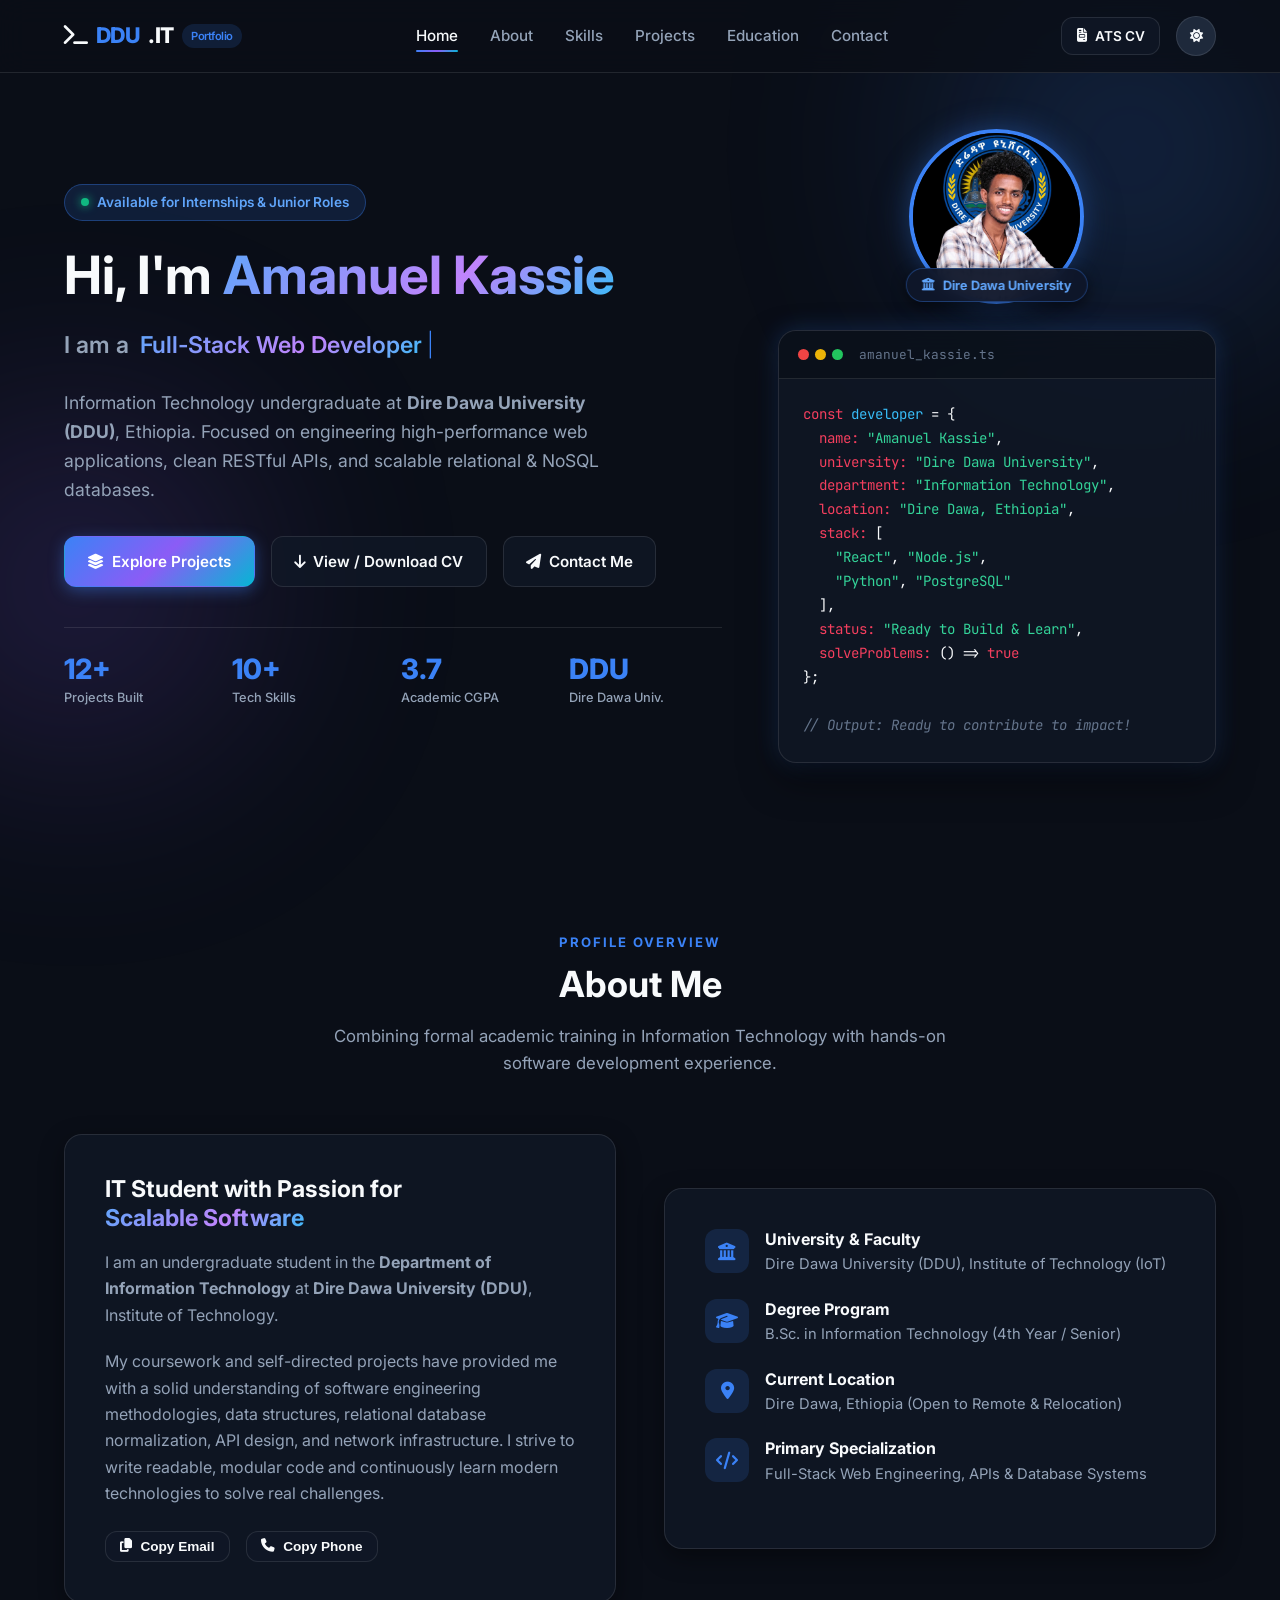
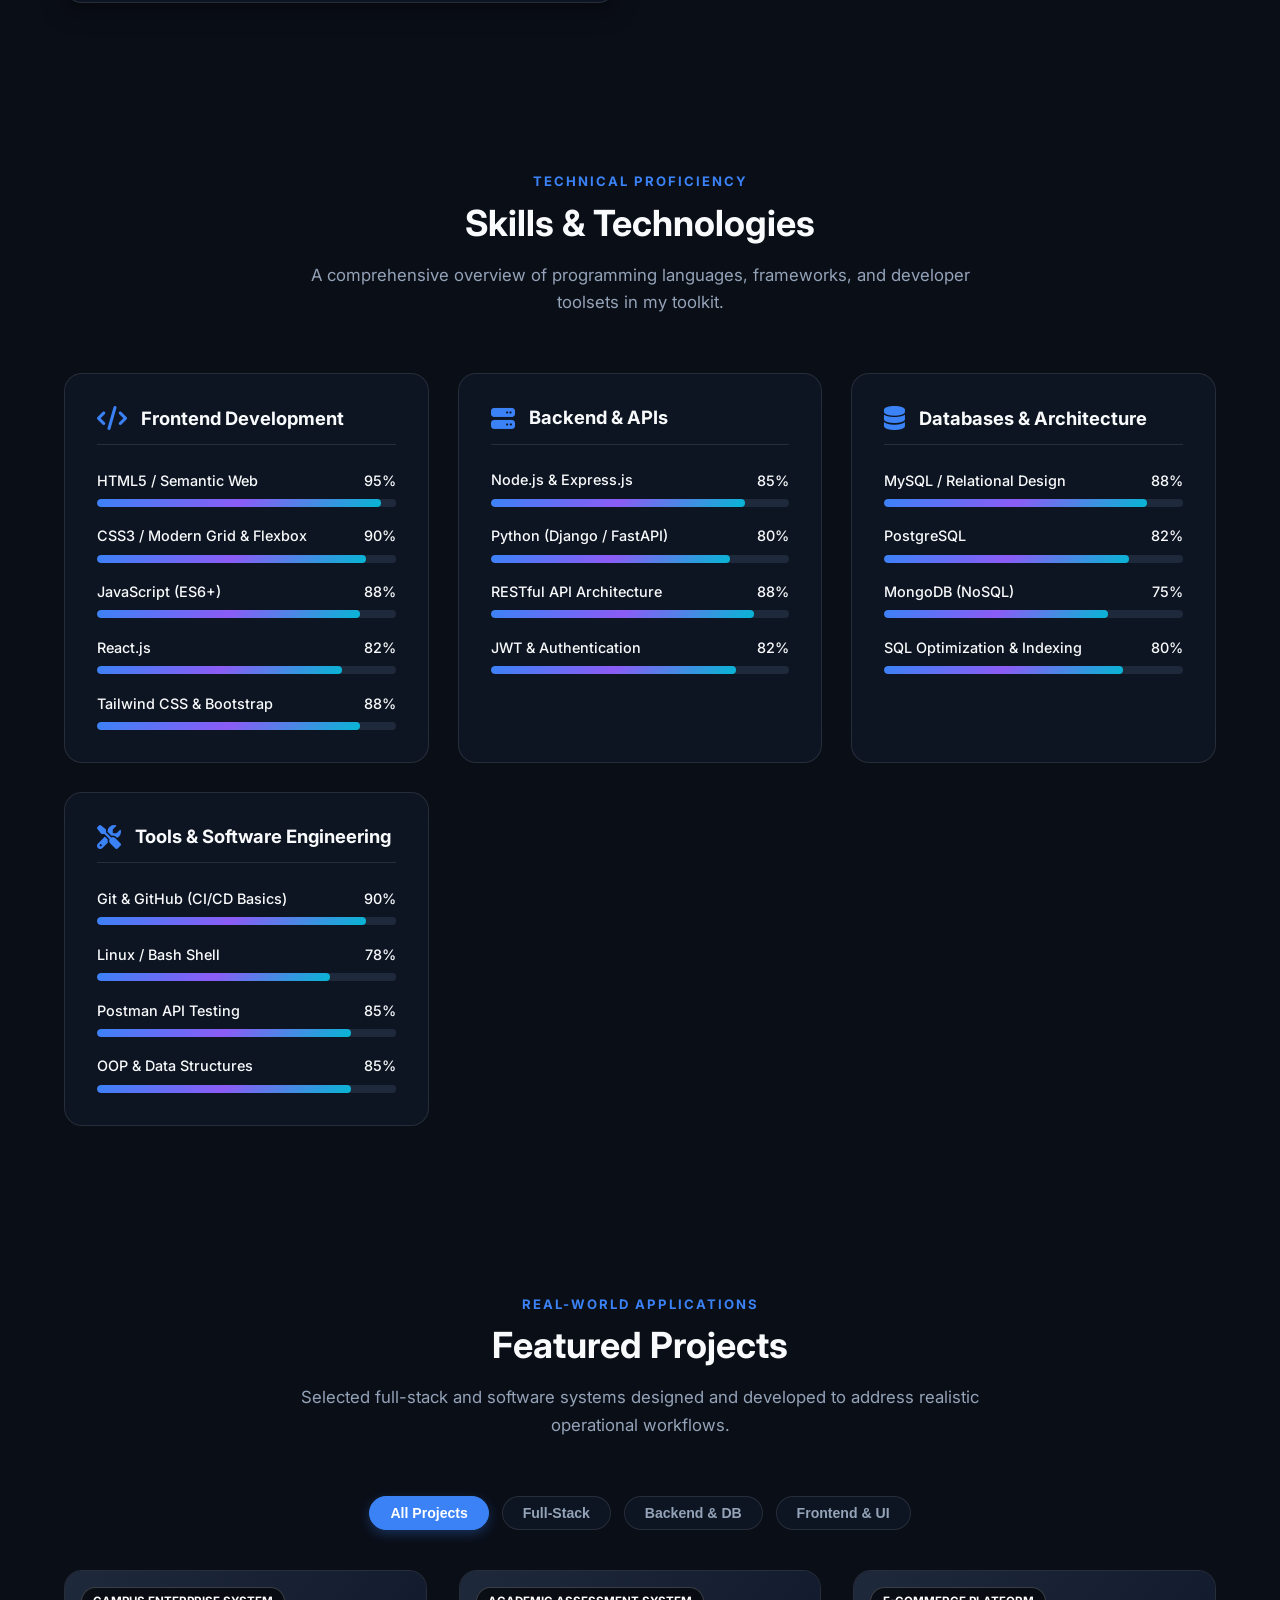
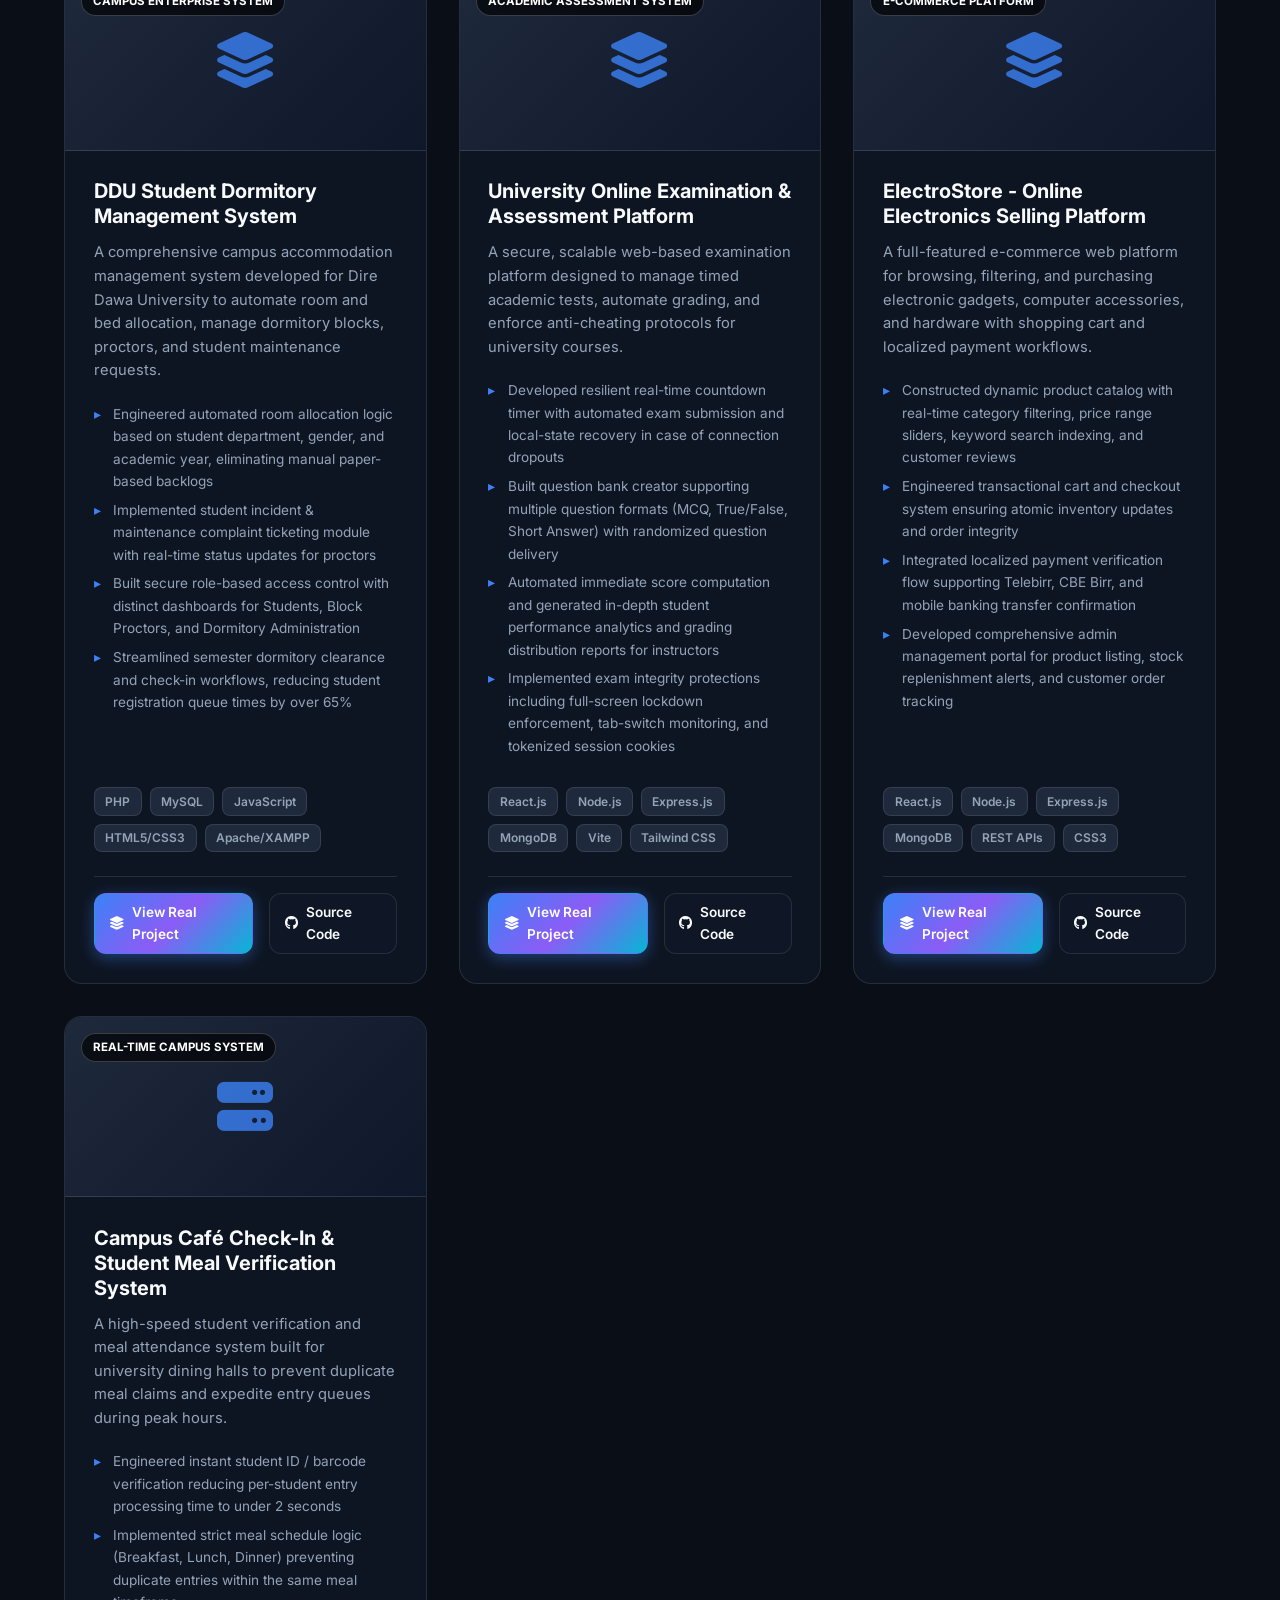
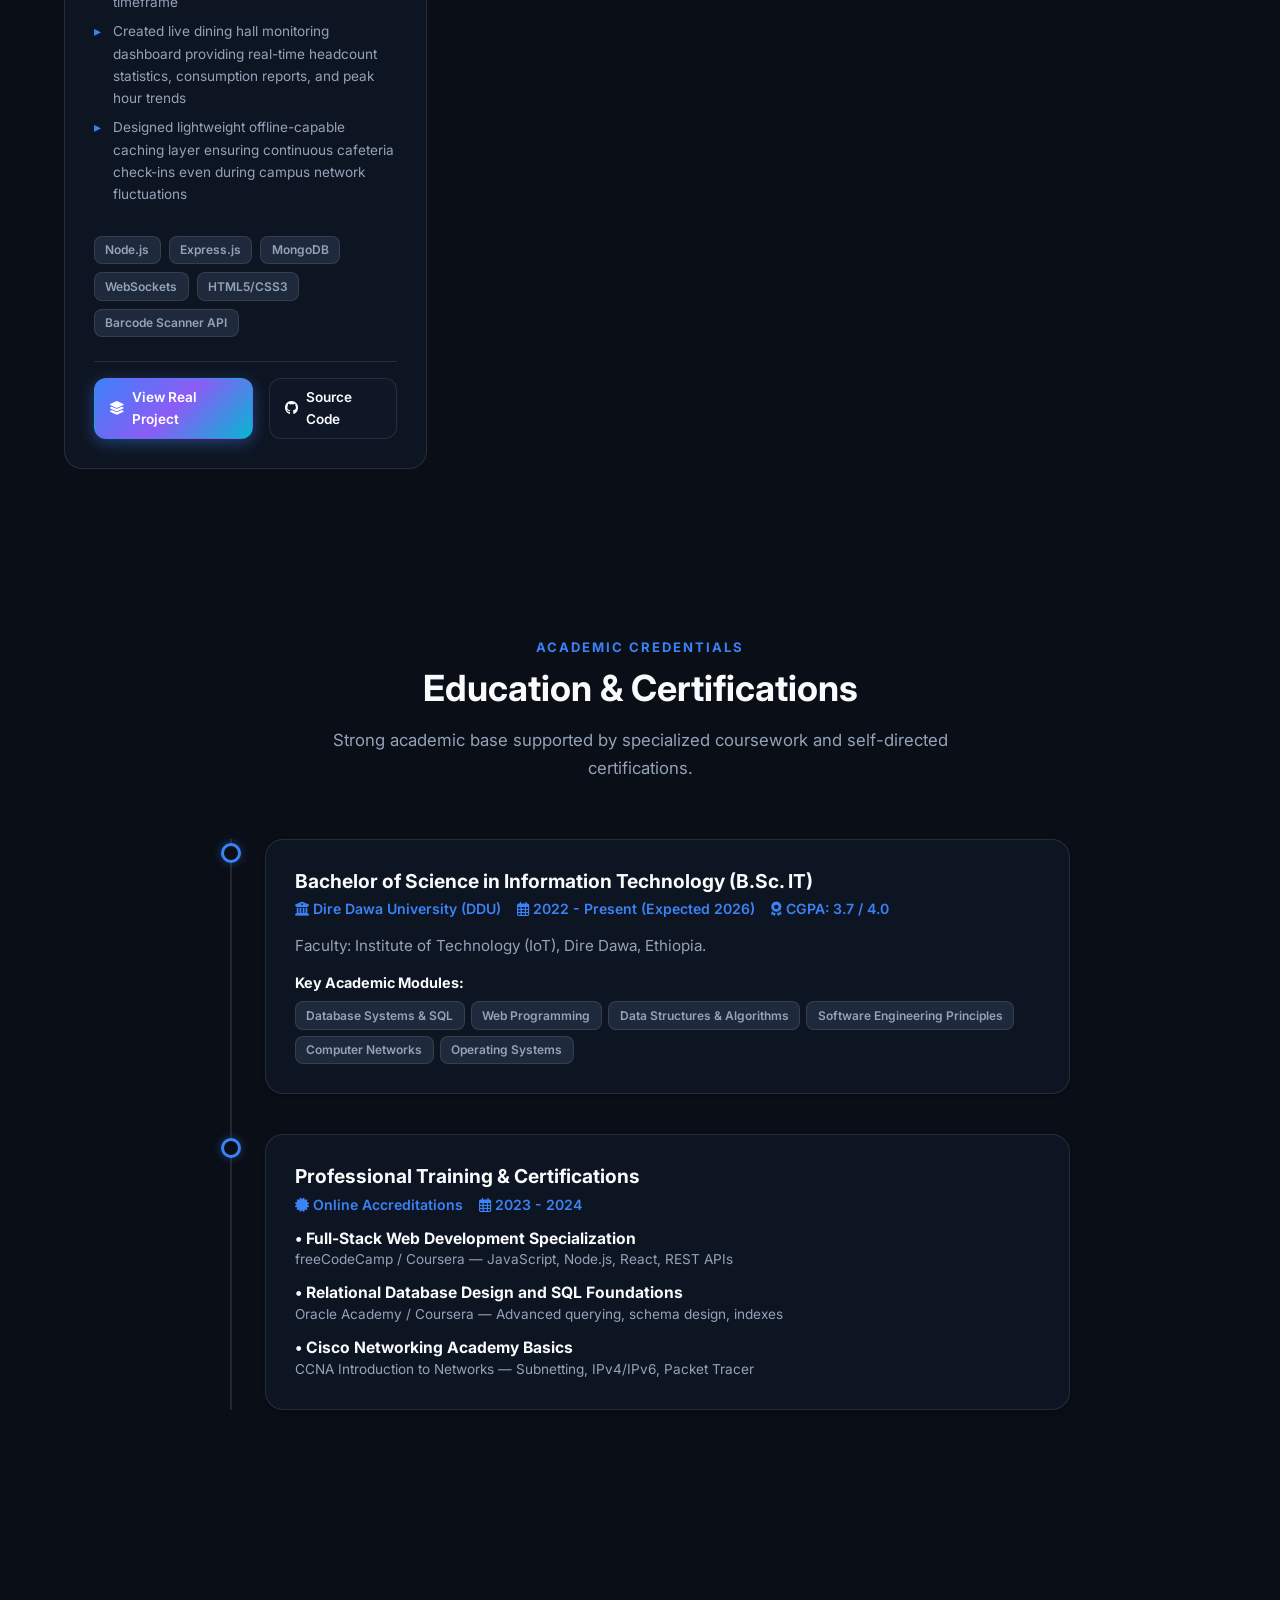
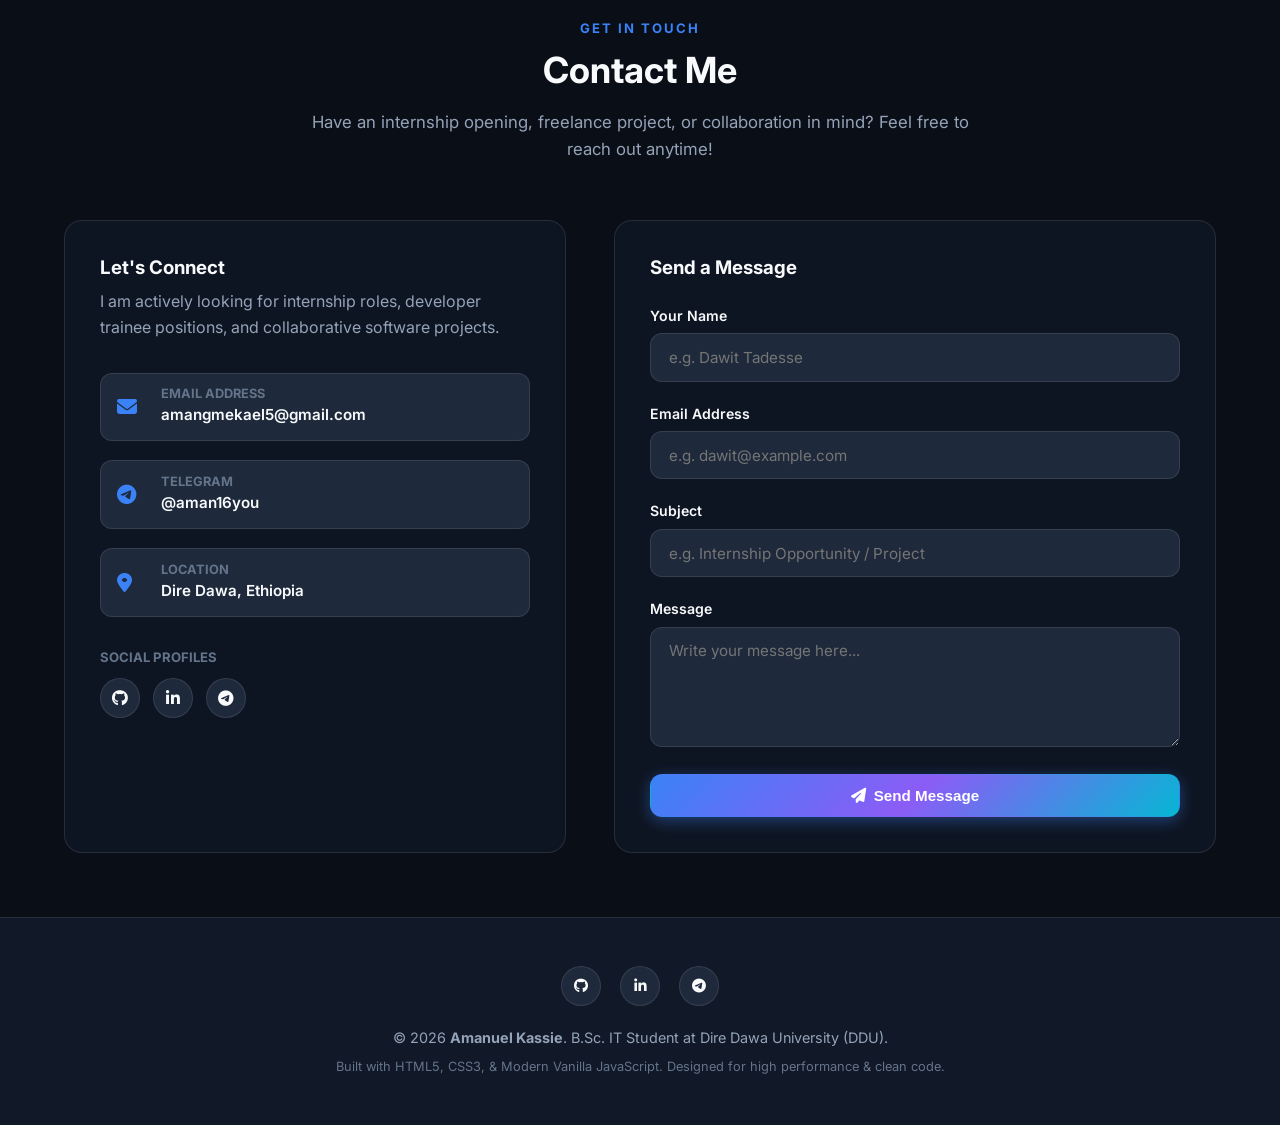
<file: index.html>
<!DOCTYPE html>
<html lang="en" data-theme="dark">
<head>
  <meta charset="UTF-8" />
  <meta name="viewport" content="width=device-width, initial-scale=1.0" />
  <meta name="description" content="Amanuel Kassie - Information Technology Student Portfolio & CV - Dire Dawa University (DDU) - Full-Stack Web & Software Developer" />
  <meta name="keywords" content="Amanuel Kassie, Portfolio, CV, Resume, IT Student, Dire Dawa University, DDU, Ethiopia, Full-Stack Developer, Software Engineer, React, Node.js, Python, SQL" />
  <title>Amanuel Kassie | IT Student Portfolio & CV | Dire Dawa University (DDU)</title>

  <!-- Google Fonts: Inter & JetBrains Mono -->
  <link rel="preconnect" href="https://fonts.googleapis.com" />
  <link rel="preconnect" href="https://fonts.gstatic.com" crossorigin />
  <link href="https://fonts.googleapis.com/css2?family=Inter:wght@300;400;500;600;700;800&family=JetBrains+Mono:wght@400;600&display=swap" rel="stylesheet" />

  <!-- FontAwesome Icons CDN -->
  <link rel="stylesheet" href="https://cdnjs.cloudflare.com/ajax/libs/font-awesome/6.5.1/css/all.min.css" integrity="sha512-DTOQO9RWCH3ppGqcWaEA1BIZOC6xxalwEsw9c2QQeAIftl+Vegovlnee1c9QX4TctnWMn13TZye+giMm8e2LwA==" crossorigin="anonymous" referrerpolicy="no-referrer" />

  <!-- Custom CSS -->
  <link rel="stylesheet" href="css/style.css" />
</head>
<body>
  <!-- Ambient Background Glowing Orbs -->
  <div class="bg-glow-orb orb-1"></div>
  <div class="bg-glow-orb orb-2"></div>

  <!-- Navigation Bar -->
  <header class="navbar">
    <div class="container nav-container">
      <a href="#home" class="logo">
        <i class="fas fa-terminal"></i>
        <span>DDU</span>.IT
        <span class="logo-tag">Portfolio</span>
      </a>

      <ul class="nav-links" id="navLinks">
        <li><a href="#home" class="nav-link active">Home</a></li>
        <li><a href="#about" class="nav-link">About</a></li>
        <li><a href="#skills" class="nav-link">Skills</a></li>
        <li><a href="#projects" class="nav-link">Projects</a></li>
        <li><a href="#education" class="nav-link">Education</a></li>
        <li><a href="#contact" class="nav-link">Contact</a></li>
      </ul>

      <div class="nav-actions">
        <!-- ATS Resume Direct Button -->
        <a href="resume.html" target="_blank" class="btn btn-outline btn-sm" title="Open ATS-Friendly Printable Resume">
          <i class="fas fa-file-invoice"></i> ATS CV
        </a>

        <!-- Dark/Light Mode Switcher -->
        <button id="themeToggle" class="btn-icon" aria-label="Toggle Dark/Light Mode">
          <i id="themeIcon" class="fas fa-sun"></i>
        </button>

        <!-- Mobile Menu Hamburger -->
        <button id="mobileToggle" class="btn-icon mobile-menu-toggle" aria-label="Open Navigation Menu">
          <i class="fas fa-bars"></i>
        </button>
      </div>
    </div>
  </header>

  <main>
    <!-- Hero Section -->
    <section id="home" class="section hero-section">
      <div class="container">
        <div class="hero-grid">
          <div class="hero-content">
            <div class="hero-badge">
              <span class="status-dot"></span>
              <span>Available for Internships & Junior Roles</span>
            </div>

            <h1 class="hero-title">
              Hi, I'm <span class="gradient-text">Amanuel Kassie</span>
            </h1>

            <div class="hero-typewriter-container">
              <span>I am a&nbsp;</span>
              <span id="typewriterText" class="gradient-text"></span>
              <span class="typewriter-cursor">|</span>
            </div>

            <p class="hero-lead">
              Information Technology undergraduate at <strong>Dire Dawa University (DDU)</strong>, Ethiopia. Focused on engineering high-performance web applications, clean RESTful APIs, and scalable relational & NoSQL databases.
            </p>

            <div class="hero-cta-group">
              <a href="#projects" class="btn btn-primary">
                <i class="fas fa-layer-group"></i> Explore Projects
              </a>
              <a href="resume.html" target="_blank" class="btn btn-outline">
                <i class="fas fa-arrow-down"></i> View / Download CV
              </a>
              <a href="#contact" class="btn btn-outline">
                <i class="fas fa-paper-plane"></i> Contact Me
              </a>
            </div>

            <div class="hero-stats">
              <div class="stat-item">
                <h4>12+</h4>
                <p>Projects Built</p>
              </div>
              <div class="stat-item">
                <h4>10+</h4>
                <p>Tech Skills</p>
              </div>
              <div class="stat-item">
                <h4>3.7</h4>
                <p>Academic CGPA</p>
              </div>
              <div class="stat-item">
                <h4>DDU</h4>
                <p>Dire Dawa Univ.</p>
              </div>
            </div>
          </div>

          <!-- Hero Visual: Developer Photo & Code Card -->
          <div class="hero-visual">
            <div class="profile-showcase-card">
              <div class="hero-profile-container">
                <img src="assets/profile.jpg" alt="Amanuel Kassie - Dire Dawa University IT Student" class="hero-profile-img" />
                <div class="profile-floating-badge">
                  <i class="fas fa-university"></i> Dire Dawa University
                </div>
              </div>

              <div class="code-card-wrapper">
                <div class="card-topbar">
                  <div class="window-dots">
                    <span class="dot-red"></span>
                    <span class="dot-yellow"></span>
                    <span class="dot-green"></span>
                  </div>
                  <div class="card-title">amanuel_kassie.ts</div>
                </div>
                <div class="code-snippet">
                  <span class="code-keyword">const</span> <span class="code-variable">developer</span> = {<br />
                  &nbsp;&nbsp;<span class="code-keyword">name:</span> <span class="code-string">"Amanuel Kassie"</span>,<br />
                  &nbsp;&nbsp;<span class="code-keyword">university:</span> <span class="code-string">"Dire Dawa University"</span>,<br />
                  &nbsp;&nbsp;<span class="code-keyword">department:</span> <span class="code-string">"Information Technology"</span>,<br />
                  &nbsp;&nbsp;<span class="code-keyword">location:</span> <span class="code-string">"Dire Dawa, Ethiopia"</span>,<br />
                  &nbsp;&nbsp;<span class="code-keyword">stack:</span> [<br />
                  &nbsp;&nbsp;&nbsp;&nbsp;<span class="code-string">"React"</span>, <span class="code-string">"Node.js"</span>,<br />
                  &nbsp;&nbsp;&nbsp;&nbsp;<span class="code-string">"Python"</span>, <span class="code-string">"PostgreSQL"</span><br />
                  &nbsp;&nbsp;],<br />
                  &nbsp;&nbsp;<span class="code-keyword">status:</span> <span class="code-string">"Ready to Build & Learn"</span>,<br />
                  &nbsp;&nbsp;<span class="code-keyword">solveProblems:</span> () =&gt; <span class="code-keyword">true</span><br />
                  };<br /><br />
                  <span class="code-comment">// Output: Ready to contribute to impact!</span>
                </div>
              </div>
            </div>
          </div>
        </div>
      </div>
    </section>

    <!-- About Section -->
    <section id="about" class="section">
      <div class="container">
        <div class="section-header">
          <span class="section-subtitle">Profile Overview</span>
          <h2 class="section-title">About Me</h2>
          <p class="section-description">
            Combining formal academic training in Information Technology with hands-on software development experience.
          </p>
        </div>

        <div class="about-grid">
          <div class="about-card">
            <h3 style="font-size: 1.45rem; margin-bottom: 1rem;">
              IT Student with Passion for <span class="gradient-text">Scalable Software</span>
            </h3>
            <p style="color: var(--text-secondary); margin-bottom: 1.25rem;">
              I am an undergraduate student in the <strong>Department of Information Technology</strong> at <strong>Dire Dawa University (DDU)</strong>, Institute of Technology.
            </p>
            <p style="color: var(--text-secondary); margin-bottom: 1.5rem;">
              My coursework and self-directed projects have provided me with a solid understanding of software engineering methodologies, data structures, relational database normalization, API design, and network infrastructure. I strive to write readable, modular code and continuously learn modern technologies to solve real challenges.
            </p>
            
            <div style="display: flex; gap: 1rem; flex-wrap: wrap;">
              <button onclick="copyToClipboard('amangmekael5@gmail.com', 'Email Address')" class="btn btn-outline btn-sm">
                <i class="fas fa-copy"></i> Copy Email
              </button>
              <button onclick="copyToClipboard('+251912345678', 'Phone Number')" class="btn btn-outline btn-sm">
                <i class="fas fa-phone"></i> Copy Phone
              </button>
            </div>
          </div>

          <div class="about-card">
            <div class="about-info-item">
              <div class="about-info-icon">
                <i class="fas fa-university"></i>
              </div>
              <div class="about-info-text">
                <h4>University & Faculty</h4>
                <p>Dire Dawa University (DDU), Institute of Technology (IoT)</p>
              </div>
            </div>

            <div class="about-info-item">
              <div class="about-info-icon">
                <i class="fas fa-graduation-cap"></i>
              </div>
              <div class="about-info-text">
                <h4>Degree Program</h4>
                <p>B.Sc. in Information Technology (4th Year / Senior)</p>
              </div>
            </div>

            <div class="about-info-item">
              <div class="about-info-icon">
                <i class="fas fa-map-marker-alt"></i>
              </div>
              <div class="about-info-text">
                <h4>Current Location</h4>
                <p>Dire Dawa, Ethiopia (Open to Remote & Relocation)</p>
              </div>
            </div>

            <div class="about-info-item">
              <div class="about-info-icon">
                <i class="fas fa-code"></i>
              </div>
              <div class="about-info-text">
                <h4>Primary Specialization</h4>
                <p>Full-Stack Web Engineering, APIs & Database Systems</p>
              </div>
            </div>
          </div>
        </div>
      </div>
    </section>

    <!-- Skills Section -->
    <section id="skills" class="section">
      <div class="container">
        <div class="section-header">
          <span class="section-subtitle">Technical Proficiency</span>
          <h2 class="section-title">Skills & Technologies</h2>
          <p class="section-description">
            A comprehensive overview of programming languages, frameworks, and developer toolsets in my toolkit.
          </p>
        </div>

        <div class="skills-grid">
          <!-- Frontend -->
          <div class="skill-category-card">
            <div class="category-header">
              <i class="fas fa-code category-icon"></i>
              <h3>Frontend Development</h3>
            </div>
            <div class="skill-items-list">
              <div class="skill-item">
                <div class="skill-info">
                  <span>HTML5 / Semantic Web</span>
                  <span>95%</span>
                </div>
                <div class="skill-bar-bg"><div class="skill-bar-fill" style="width: 95%;"></div></div>
              </div>
              <div class="skill-item">
                <div class="skill-info">
                  <span>CSS3 / Modern Grid & Flexbox</span>
                  <span>90%</span>
                </div>
                <div class="skill-bar-bg"><div class="skill-bar-fill" style="width: 90%;"></div></div>
              </div>
              <div class="skill-item">
                <div class="skill-info">
                  <span>JavaScript (ES6+)</span>
                  <span>88%</span>
                </div>
                <div class="skill-bar-bg"><div class="skill-bar-fill" style="width: 88%;"></div></div>
              </div>
              <div class="skill-item">
                <div class="skill-info">
                  <span>React.js</span>
                  <span>82%</span>
                </div>
                <div class="skill-bar-bg"><div class="skill-bar-fill" style="width: 82%;"></div></div>
              </div>
              <div class="skill-item">
                <div class="skill-info">
                  <span>Tailwind CSS & Bootstrap</span>
                  <span>88%</span>
                </div>
                <div class="skill-bar-bg"><div class="skill-bar-fill" style="width: 88%;"></div></div>
              </div>
            </div>
          </div>

          <!-- Backend -->
          <div class="skill-category-card">
            <div class="category-header">
              <i class="fas fa-server category-icon"></i>
              <h3>Backend & APIs</h3>
            </div>
            <div class="skill-items-list">
              <div class="skill-item">
                <div class="skill-info">
                  <span>Node.js & Express.js</span>
                  <span>85%</span>
                </div>
                <div class="skill-bar-bg"><div class="skill-bar-fill" style="width: 85%;"></div></div>
              </div>
              <div class="skill-item">
                <div class="skill-info">
                  <span>Python (Django / FastAPI)</span>
                  <span>80%</span>
                </div>
                <div class="skill-bar-bg"><div class="skill-bar-fill" style="width: 80%;"></div></div>
              </div>
              <div class="skill-item">
                <div class="skill-info">
                  <span>RESTful API Architecture</span>
                  <span>88%</span>
                </div>
                <div class="skill-bar-bg"><div class="skill-bar-fill" style="width: 88%;"></div></div>
              </div>
              <div class="skill-item">
                <div class="skill-info">
                  <span>JWT & Authentication</span>
                  <span>82%</span>
                </div>
                <div class="skill-bar-bg"><div class="skill-bar-fill" style="width: 82%;"></div></div>
              </div>
            </div>
          </div>

          <!-- Databases -->
          <div class="skill-category-card">
            <div class="category-header">
              <i class="fas fa-database category-icon"></i>
              <h3>Databases & Architecture</h3>
            </div>
            <div class="skill-items-list">
              <div class="skill-item">
                <div class="skill-info">
                  <span>MySQL / Relational Design</span>
                  <span>88%</span>
                </div>
                <div class="skill-bar-bg"><div class="skill-bar-fill" style="width: 88%;"></div></div>
              </div>
              <div class="skill-item">
                <div class="skill-info">
                  <span>PostgreSQL</span>
                  <span>82%</span>
                </div>
                <div class="skill-bar-bg"><div class="skill-bar-fill" style="width: 82%;"></div></div>
              </div>
              <div class="skill-item">
                <div class="skill-info">
                  <span>MongoDB (NoSQL)</span>
                  <span>75%</span>
                </div>
                <div class="skill-bar-bg"><div class="skill-bar-fill" style="width: 75%;"></div></div>
              </div>
              <div class="skill-item">
                <div class="skill-info">
                  <span>SQL Optimization & Indexing</span>
                  <span>80%</span>
                </div>
                <div class="skill-bar-bg"><div class="skill-bar-fill" style="width: 80%;"></div></div>
              </div>
            </div>
          </div>

          <!-- Tools & Fundamentals -->
          <div class="skill-category-card">
            <div class="category-header">
              <i class="fas fa-tools category-icon"></i>
              <h3>Tools & Software Engineering</h3>
            </div>
            <div class="skill-items-list">
              <div class="skill-item">
                <div class="skill-info">
                  <span>Git & GitHub (CI/CD Basics)</span>
                  <span>90%</span>
                </div>
                <div class="skill-bar-bg"><div class="skill-bar-fill" style="width: 90%;"></div></div>
              </div>
              <div class="skill-item">
                <div class="skill-info">
                  <span>Linux / Bash Shell</span>
                  <span>78%</span>
                </div>
                <div class="skill-bar-bg"><div class="skill-bar-fill" style="width: 78%;"></div></div>
              </div>
              <div class="skill-item">
                <div class="skill-info">
                  <span>Postman API Testing</span>
                  <span>85%</span>
                </div>
                <div class="skill-bar-bg"><div class="skill-bar-fill" style="width: 85%;"></div></div>
              </div>
              <div class="skill-item">
                <div class="skill-info">
                  <span>OOP & Data Structures</span>
                  <span>85%</span>
                </div>
                <div class="skill-bar-bg"><div class="skill-bar-fill" style="width: 85%;"></div></div>
              </div>
            </div>
          </div>
        </div>
      </div>
    </section>

    <!-- Projects Section -->
    <section id="projects" class="section">
      <div class="container">
        <div class="section-header">
          <span class="section-subtitle">Real-World Applications</span>
          <h2 class="section-title">Featured Projects</h2>
          <p class="section-description">
            Selected full-stack and software systems designed and developed to address realistic operational workflows.
          </p>
        </div>

        <!-- Category Filters -->
        <div class="projects-filter">
          <button class="filter-btn active" data-filter="all">All Projects</button>
          <button class="filter-btn" data-filter="fullstack">Full-Stack</button>
          <button class="filter-btn" data-filter="backend">Backend & DB</button>
          <button class="filter-btn" data-filter="frontend">Frontend & UI</button>
        </div>

        <!-- Dynamic Projects Grid -->
        <div class="projects-grid" id="projectsContainer">
          <!-- Injected via JavaScript from js/config.js -->
        </div>
      </div>
    </section>

    <!-- Education Section -->
    <section id="education" class="section">
      <div class="container">
        <div class="section-header">
          <span class="section-subtitle">Academic Credentials</span>
          <h2 class="section-title">Education & Certifications</h2>
          <p class="section-description">
            Strong academic base supported by specialized coursework and self-directed certifications.
          </p>
        </div>

        <div class="timeline">
          <!-- Degree Item -->
          <div class="timeline-item">
            <div class="timeline-dot"></div>
            <div class="timeline-content">
              <h3 class="timeline-title">Bachelor of Science in Information Technology (B.Sc. IT)</h3>
              <div class="timeline-meta">
                <span><i class="fas fa-university"></i> Dire Dawa University (DDU)</span>
                <span><i class="far fa-calendar-alt"></i> 2022 - Present (Expected 2026)</span>
                <span><i class="fas fa-award"></i> CGPA: 3.7 / 4.0</span>
              </div>
              <p class="timeline-body" style="margin-bottom: 0.8rem;">
                Faculty: Institute of Technology (IoT), Dire Dawa, Ethiopia.
              </p>
              <div style="margin-top: 0.5rem;">
                <strong style="font-size: 0.9rem; color: var(--text-primary); display: block; margin-bottom: 0.4rem;">Key Academic Modules:</strong>
                <div style="display: flex; flex-wrap: wrap; gap: 0.4rem;">
                  <span class="tag">Database Systems & SQL</span>
                  <span class="tag">Web Programming</span>
                  <span class="tag">Data Structures & Algorithms</span>
                  <span class="tag">Software Engineering Principles</span>
                  <span class="tag">Computer Networks</span>
                  <span class="tag">Operating Systems</span>
                </div>
              </div>
            </div>
          </div>

          <!-- Certifications Item -->
          <div class="timeline-item">
            <div class="timeline-dot"></div>
            <div class="timeline-content">
              <h3 class="timeline-title">Professional Training & Certifications</h3>
              <div class="timeline-meta">
                <span><i class="fas fa-certificate"></i> Online Accreditations</span>
                <span><i class="far fa-calendar-alt"></i> 2023 - 2024</span>
              </div>
              <div style="display: flex; flex-direction: column; gap: 0.8rem; margin-top: 0.8rem;">
                <div>
                  <h4 style="font-size: 0.98rem; color: var(--text-primary);">• Full-Stack Web Development Specialization</h4>
                  <p style="font-size: 0.85rem; color: var(--text-secondary);">freeCodeCamp / Coursera — JavaScript, Node.js, React, REST APIs</p>
                </div>
                <div>
                  <h4 style="font-size: 0.98rem; color: var(--text-primary);">• Relational Database Design and SQL Foundations</h4>
                  <p style="font-size: 0.85rem; color: var(--text-secondary);">Oracle Academy / Coursera — Advanced querying, schema design, indexes</p>
                </div>
                <div>
                  <h4 style="font-size: 0.98rem; color: var(--text-primary);">• Cisco Networking Academy Basics</h4>
                  <p style="font-size: 0.85rem; color: var(--text-secondary);">CCNA Introduction to Networks — Subnetting, IPv4/IPv6, Packet Tracer</p>
                </div>
              </div>
            </div>
          </div>
        </div>
      </div>
    </section>

    <!-- Contact Section -->
    <section id="contact" class="section">
      <div class="container">
        <div class="section-header">
          <span class="section-subtitle">Get In Touch</span>
          <h2 class="section-title">Contact Me</h2>
          <p class="section-description">
            Have an internship opening, freelance project, or collaboration in mind? Feel free to reach out anytime!
          </p>
        </div>

        <div class="contact-grid">
          <!-- Contact Info Cards -->
          <div class="contact-card">
            <h3>Let's Connect</h3>
            <p style="color: var(--text-secondary); margin-top: 0.5rem;">
              I am actively looking for internship roles, developer trainee positions, and collaborative software projects.
            </p>

            <div class="contact-methods">
              <a href="mailto:amangmekael5@gmail.com" class="contact-item">
                <i class="fas fa-envelope contact-icon"></i>
                <div class="contact-details">
                  <h5>Email Address</h5>
                  <p>amangmekael5@gmail.com</p>
                </div>
              </a>

              <a href="https://t.me/aman16you" target="_blank" rel="noopener noreferrer" class="contact-item">
                <i class="fab fa-telegram-plane contact-icon"></i>
                <div class="contact-details">
                  <h5>Telegram</h5>
                  <p>@aman16you</p>
                </div>
              </a>

              <div class="contact-item">
                <i class="fas fa-map-marker-alt contact-icon"></i>
                <div class="contact-details">
                  <h5>Location</h5>
                  <p>Dire Dawa, Ethiopia</p>
                </div>
              </div>
            </div>

            <div style="margin-top: 1.5rem;">
              <h5 style="font-size: 0.82rem; color: var(--text-muted); text-transform: uppercase; margin-bottom: 0.8rem;">Social Profiles</h5>
              <div style="display: flex; gap: 0.8rem;">
                <a href="https://github.com/amangmekael5" target="_blank" rel="noopener noreferrer" class="social-link" title="GitHub">
                  <i class="fab fa-github"></i>
                </a>
                <a href="https://linkedin.com/in/amanuelkassie" target="_blank" rel="noopener noreferrer" class="social-link" title="LinkedIn">
                  <i class="fab fa-linkedin-in"></i>
                </a>
                <a href="https://t.me/aman16you" target="_blank" rel="noopener noreferrer" class="social-link" title="Telegram">
                  <i class="fab fa-telegram-plane"></i>
                </a>
              </div>
            </div>
          </div>

          <!-- Contact Form -->
          <div class="contact-card">
            <h3>Send a Message</h3>
            <form id="contactForm" style="margin-top: 1.5rem;">
              <div class="form-group">
                <label for="senderName" class="form-label">Your Name</label>
                <input type="text" id="senderName" class="form-control" placeholder="e.g. Dawit Tadesse" required />
              </div>
              <div class="form-group">
                <label for="senderEmail" class="form-label">Email Address</label>
                <input type="email" id="senderEmail" class="form-control" placeholder="e.g. dawit@example.com" required />
              </div>
              <div class="form-group">
                <label for="senderSubject" class="form-label">Subject</label>
                <input type="text" id="senderSubject" class="form-control" placeholder="e.g. Internship Opportunity / Project" required />
              </div>
              <div class="form-group">
                <label for="senderMessage" class="form-label">Message</label>
                <textarea id="senderMessage" class="form-control" placeholder="Write your message here..." required></textarea>
              </div>
              <button type="submit" class="btn btn-primary" style="width: 100%;">
                <i class="fas fa-paper-plane"></i> Send Message
              </button>
            </form>
          </div>
        </div>
      </div>
    </section>
  </main>

  <!-- Footer -->
  <footer class="footer">
    <div class="container">
      <div class="footer-socials">
        <a href="https://github.com/amangmekael5" target="_blank" rel="noopener noreferrer" class="social-link"><i class="fab fa-github"></i></a>
        <a href="https://linkedin.com/in/amanuelkassie" target="_blank" rel="noopener noreferrer" class="social-link"><i class="fab fa-linkedin-in"></i></a>
        <a href="https://t.me/aman16you" target="_blank" rel="noopener noreferrer" class="social-link"><i class="fab fa-telegram-plane"></i></a>
      </div>
      <p>
        © <span id="currentYear"></span> <strong>Amanuel Kassie</strong>. B.Sc. IT Student at Dire Dawa University (DDU).
      </p>
      <p style="font-size: 0.8rem; color: var(--text-muted); margin-top: 0.4rem;">
        Built with HTML5, CSS3, & Modern Vanilla JavaScript. Designed for high performance & clean code.
      </p>
    </div>
  </footer>

  <!-- Toast Notification Container -->
  <div id="customToast" class="toast">
    <i class="fas fa-check-circle"></i> <span>Message sent!</span>
  </div>

  <!-- Scripts -->
  <script src="js/config.js"></script>
  <script src="js/main.js"></script>
</body>
</html>
</file>
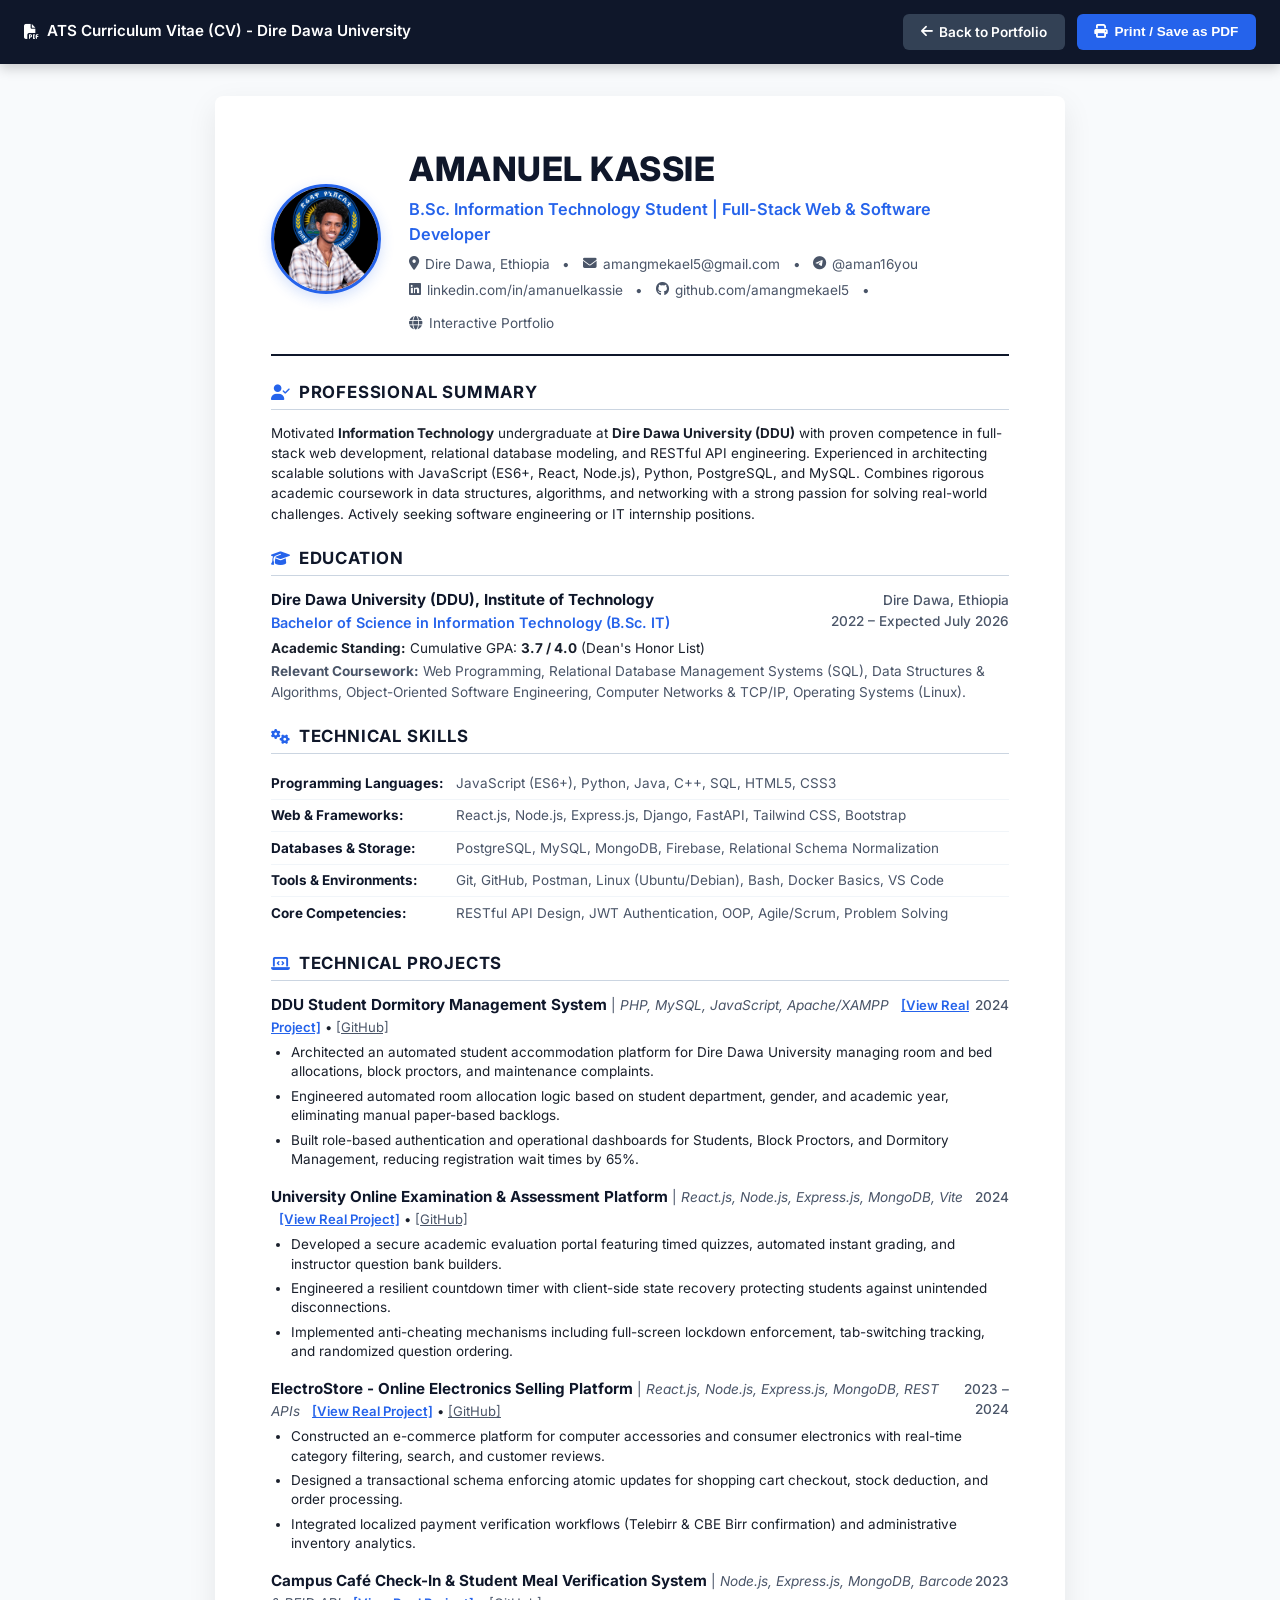
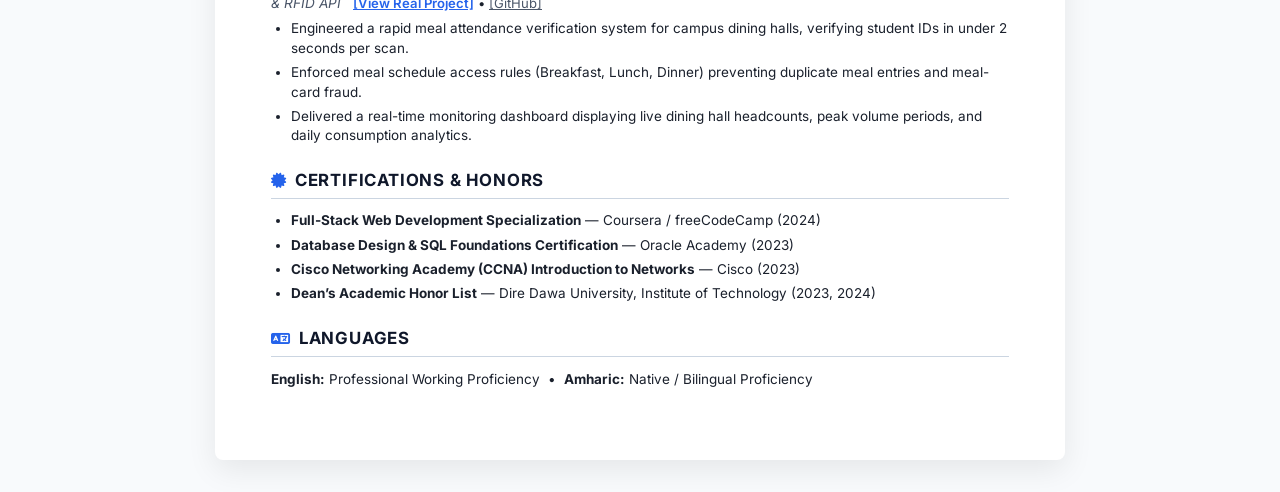
<file: resume.html>
<!DOCTYPE html>
<html lang="en">
<head>
  <meta charset="UTF-8" />
  <meta name="viewport" content="width=device-width, initial-scale=1.0" />
  <title>Amanuel Kassie - Curriculum Vitae (CV) | IT Student, Dire Dawa University</title>

  <!-- Google Fonts -->
  <link rel="preconnect" href="https://fonts.googleapis.com" />
  <link rel="preconnect" href="https://fonts.gstatic.com" crossorigin />
  <link href="https://fonts.googleapis.com/css2?family=Inter:wght@400;500;600;700;800&display=swap" rel="stylesheet" />

  <!-- FontAwesome Icons -->
  <link rel="stylesheet" href="https://cdnjs.cloudflare.com/ajax/libs/font-awesome/6.5.1/css/all.min.css" integrity="sha512-DTOQO9RWCH3ppGqcWaEA1BIZOC6xxalwEsw9c2QQeAIftl+Vegovlnee1c9QX4TctnWMn13TZye+giMm8e2LwA==" crossorigin="anonymous" referrerpolicy="no-referrer" />

  <style>
    /* -------------------------------------------------------------
       ATS-FRIENDLY PRINTABLE CURRICULUM VITAE (CV)
       Standardized layout for Applicant Tracking Systems & recruiters
       ------------------------------------------------------------- */
    :root {
      --cv-text: #1a202c;
      --cv-headings: #0f172a;
      --cv-muted: #4a5568;
      --cv-accent: #2563eb;
      --cv-border: #cbd5e1;
      --cv-bg: #ffffff;
      --cv-bar-bg: #f1f5f9;
    }

    * {
      box-sizing: border-box;
      margin: 0;
      padding: 0;
    }

    body {
      font-family: 'Inter', -apple-system, BlinkMacSystemFont, "Segoe UI", Roboto, Arial, sans-serif;
      color: var(--cv-text);
      background-color: #f8fafc;
      line-height: 1.5;
      font-size: 13.5px;
      -webkit-print-color-adjust: exact;
      print-color-adjust: exact;
    }

    /* Screen Action Bar (hidden on print) */
    .screen-toolbar {
      position: sticky;
      top: 0;
      z-index: 999;
      background: #0f172a;
      color: #ffffff;
      padding: 0.85rem 1.5rem;
      display: flex;
      justify-content: space-between;
      align-items: center;
      box-shadow: 0 4px 12px rgba(0, 0, 0, 0.2);
    }

    .toolbar-title {
      font-size: 0.95rem;
      font-weight: 600;
      display: flex;
      align-items: center;
      gap: 0.5rem;
    }

    .toolbar-actions {
      display: flex;
      gap: 0.75rem;
    }

    .btn-action {
      background: var(--cv-accent);
      color: #ffffff;
      border: none;
      padding: 0.5rem 1.1rem;
      border-radius: 6px;
      font-weight: 600;
      font-size: 0.85rem;
      cursor: pointer;
      display: inline-flex;
      align-items: center;
      gap: 0.4rem;
      text-decoration: none;
      transition: background 0.2s ease;
    }

    .btn-action:hover {
      background: #1d4ed8;
    }

    .btn-secondary {
      background: #334155;
    }

    .btn-secondary:hover {
      background: #475569;
    }

    /* CV Page Wrapper */
    .cv-wrapper {
      max-width: 850px;
      margin: 2rem auto;
      background: var(--cv-bg);
      padding: 3rem 3.5rem;
      box-shadow: 0 10px 30px rgba(0, 0, 0, 0.08);
      border-radius: 8px;
    }

    /* Header */
    .cv-header {
      border-bottom: 2px solid var(--cv-headings);
      padding-bottom: 1.25rem;
      margin-bottom: 1.5rem;
    }

    .header-content-wrapper {
      display: flex;
      align-items: center;
      gap: 1.75rem;
    }

    .cv-photo-container {
      flex-shrink: 0;
    }

    .cv-profile-photo {
      width: 110px;
      height: 110px;
      border-radius: 50%;
      object-fit: cover;
      object-position: center 20%;
      border: 3px solid var(--cv-accent);
      box-shadow: 0 4px 14px rgba(37, 99, 235, 0.2);
      display: block;
    }

    .cv-header-details {
      flex: 1;
      text-align: left;
    }

    .candidate-name {
      font-size: 2.1rem;
      font-weight: 800;
      color: var(--cv-headings);
      text-transform: uppercase;
      letter-spacing: 0.5px;
      margin-bottom: 0.2rem;
    }

    .candidate-title {
      font-size: 1.02rem;
      font-weight: 600;
      color: var(--cv-accent);
      margin-bottom: 0.5rem;
    }

    .contact-line {
      display: flex;
      justify-content: flex-start;
      flex-wrap: wrap;
      gap: 0.8rem;
      font-size: 0.85rem;
      color: var(--cv-muted);
    }

    .contact-line span,
    .contact-line a {
      color: var(--cv-muted);
      text-decoration: none;
      display: inline-flex;
      align-items: center;
      gap: 0.35rem;
    }

    .contact-line a:hover {
      color: var(--cv-accent);
      text-decoration: underline;
    }

    /* Section Styling */
    .cv-section {
      margin-bottom: 1.4rem;
      page-break-inside: avoid;
    }

    .section-heading {
      font-size: 1.05rem;
      font-weight: 700;
      color: var(--cv-headings);
      text-transform: uppercase;
      letter-spacing: 0.8px;
      border-bottom: 1.5px solid var(--cv-border);
      padding-bottom: 0.25rem;
      margin-bottom: 0.8rem;
      display: flex;
      align-items: center;
      gap: 0.5rem;
    }

    .section-heading i {
      color: var(--cv-accent);
      font-size: 0.95rem;
    }

    /* Items */
    .item-header {
      display: flex;
      justify-content: space-between;
      align-items: baseline;
      margin-bottom: 0.2rem;
    }

    .item-title {
      font-size: 0.95rem;
      font-weight: 700;
      color: var(--cv-headings);
    }

    .item-subtitle {
      font-size: 0.9rem;
      font-weight: 600;
      color: var(--cv-accent);
    }

    .item-date, .item-location {
      font-size: 0.85rem;
      color: var(--cv-muted);
      font-weight: 500;
      text-align: right;
    }

    .cv-entry {
      margin-bottom: 1rem;
      page-break-inside: avoid;
    }

    .cv-entry:last-child {
      margin-bottom: 0;
    }

    .bullet-list {
      list-style-type: disc;
      padding-left: 1.25rem;
      margin-top: 0.35rem;
    }

    .bullet-list li {
      margin-bottom: 0.3rem;
      color: var(--cv-text);
      line-height: 1.45;
    }

    /* Skills Grid */
    .skills-table {
      width: 100%;
      border-collapse: collapse;
    }

    .skills-table tr {
      border-bottom: 1px solid #f1f5f9;
    }

    .skills-table tr:last-child {
      border-bottom: none;
    }

    .skills-table td {
      padding: 0.35rem 0;
      vertical-align: top;
    }

    .skill-cat {
      width: 25%;
      font-weight: 700;
      color: var(--cv-headings);
    }

    .skill-val {
      width: 75%;
      color: var(--cv-muted);
    }

    /* Print Styles */
    @media print {
      body {
        background-color: #ffffff !important;
        font-size: 11pt !important;
      }

      .screen-toolbar {
        display: none !important;
      }

      .cv-wrapper {
        margin: 0 !important;
        padding: 0 !important;
        box-shadow: none !important;
        max-width: 100% !important;
      }

      @page {
        margin: 12mm 15mm;
        size: A4 portrait;
      }

      .cv-section {
        page-break-inside: avoid;
      }

      .cv-profile-photo {
        width: 95px !important;
        height: 95px !important;
        border: 2px solid #2563eb !important;
      }

      a {
        color: var(--cv-headings) !important;
        text-decoration: none !important;
      }
    }

    @media (max-width: 650px) {
      .header-content-wrapper {
        flex-direction: column;
        text-align: center;
        gap: 1rem;
      }
      .cv-header-details {
        text-align: center;
      }
      .cv-header-details .contact-line {
        justify-content: center;
      }
    }
  </style>
</head>
<body>

  <!-- Screen Toolbar for Printing & Navigation -->
  <div class="screen-toolbar">
    <div class="toolbar-title">
      <i class="fas fa-file-pdf"></i>
      <span>ATS Curriculum Vitae (CV) - Dire Dawa University</span>
    </div>
    <div class="toolbar-actions">
      <a href="index.html" class="btn-action btn-secondary">
        <i class="fas fa-arrow-left"></i> Back to Portfolio
      </a>
      <button onclick="window.print()" class="btn-action">
        <i class="fas fa-print"></i> Print / Save as PDF
      </button>
    </div>
  </div>

  <div class="cv-wrapper">
    <!-- Header -->
    <header class="cv-header">
      <div class="header-content-wrapper">
        <div class="cv-photo-container">
          <img src="assets/profile.jpg" alt="Amanuel Kassie" class="cv-profile-photo" />
        </div>
        <div class="cv-header-details">
          <h1 class="candidate-name" id="cvFullName">Amanuel Kassie</h1>
          <p class="candidate-title">B.Sc. Information Technology Student | Full-Stack Web & Software Developer</p>
          
          <div class="contact-line">
            <span><i class="fas fa-map-marker-alt"></i> Dire Dawa, Ethiopia</span>
            <span>•</span>
            <a href="mailto:amangmekael5@gmail.com"><i class="fas fa-envelope"></i> amangmekael5@gmail.com</a>
            <span>•</span>
            <a href="https://t.me/aman16you" target="_blank"><i class="fab fa-telegram"></i> @aman16you</a>
          </div>

          <div class="contact-line" style="margin-top: 0.35rem;">
            <a href="https://linkedin.com/in/amanuelkassie" target="_blank"><i class="fab fa-linkedin"></i> linkedin.com/in/amanuelkassie</a>
            <span>•</span>
            <a href="https://github.com/amangmekael5" target="_blank"><i class="fab fa-github"></i> github.com/amangmekael5</a>
            <span>•</span>
            <a href="index.html"><i class="fas fa-globe"></i> Interactive Portfolio</a>
          </div>
        </div>
      </div>
    </header>

    <!-- Professional Summary -->
    <section class="cv-section">
      <h2 class="section-heading"><i class="fas fa-user-check"></i> Professional Summary</h2>
      <p style="color: var(--cv-text); line-height: 1.5;">
        Motivated <strong>Information Technology</strong> undergraduate at <strong>Dire Dawa University (DDU)</strong> with proven competence in full-stack web development, relational database modeling, and RESTful API engineering. Experienced in architecting scalable solutions with JavaScript (ES6+, React, Node.js), Python, PostgreSQL, and MySQL. Combines rigorous academic coursework in data structures, algorithms, and networking with a strong passion for solving real-world challenges. Actively seeking software engineering or IT internship positions.
      </p>
    </section>

    <!-- Education -->
    <section class="cv-section">
      <h2 class="section-heading"><i class="fas fa-graduation-cap"></i> Education</h2>
      <div class="cv-entry">
        <div class="item-header">
          <div>
            <span class="item-title">Dire Dawa University (DDU), Institute of Technology</span>
            <div class="item-subtitle">Bachelor of Science in Information Technology (B.Sc. IT)</div>
          </div>
          <div style="text-align: right;">
            <div class="item-location">Dire Dawa, Ethiopia</div>
            <div class="item-date">2022 – Expected July 2026</div>
          </div>
        </div>
        <p style="margin-top: 0.25rem;"><strong>Academic Standing:</strong> Cumulative GPA: <strong>3.7 / 4.0</strong> (Dean's Honor List)</p>
        <p style="margin-top: 0.2rem; color: var(--cv-muted); font-size: 0.85rem;">
          <strong>Relevant Coursework:</strong> Web Programming, Relational Database Management Systems (SQL), Data Structures & Algorithms, Object-Oriented Software Engineering, Computer Networks & TCP/IP, Operating Systems (Linux).
        </p>
      </div>
    </section>

    <!-- Technical Skills -->
    <section class="cv-section">
      <h2 class="section-heading"><i class="fas fa-cogs"></i> Technical Skills</h2>
      <table class="skills-table">
        <tr>
          <td class="skill-cat">Programming Languages:</td>
          <td class="skill-val">JavaScript (ES6+), Python, Java, C++, SQL, HTML5, CSS3</td>
        </tr>
        <tr>
          <td class="skill-cat">Web & Frameworks:</td>
          <td class="skill-val">React.js, Node.js, Express.js, Django, FastAPI, Tailwind CSS, Bootstrap</td>
        </tr>
        <tr>
          <td class="skill-cat">Databases & Storage:</td>
          <td class="skill-val">PostgreSQL, MySQL, MongoDB, Firebase, Relational Schema Normalization</td>
        </tr>
        <tr>
          <td class="skill-cat">Tools & Environments:</td>
          <td class="skill-val">Git, GitHub, Postman, Linux (Ubuntu/Debian), Bash, Docker Basics, VS Code</td>
        </tr>
        <tr>
          <td class="skill-cat">Core Competencies:</td>
          <td class="skill-val">RESTful API Design, JWT Authentication, OOP, Agile/Scrum, Problem Solving</td>
        </tr>
      </table>
    </section>

    <!-- Featured Technical Projects -->
    <section class="cv-section">
      <h2 class="section-heading"><i class="fas fa-laptop-code"></i> Technical Projects</h2>

      <!-- Project 1: Dormitory Management System -->
      <div class="cv-entry">
        <div class="item-header">
          <div>
            <span class="item-title">DDU Student Dormitory Management System</span>
            <span style="color: var(--cv-muted); font-size: 0.85rem;"> | <em>PHP, MySQL, JavaScript, Apache/XAMPP</em></span>
            <span style="font-size: 0.82rem; margin-left: 0.5rem;">
              <a href="projects/dormitory-management.html" target="_blank" style="color: var(--cv-accent); font-weight: 600;">[View Real Project]</a>
              • <a href="https://github.com/amangmekael5/DormitoryManagementSystem_PHP" target="_blank" style="color: var(--cv-muted);">[GitHub]</a>
            </span>
          </div>
          <div class="item-date">2024</div>
        </div>
        <ul class="bullet-list">
          <li>Architected an automated student accommodation platform for Dire Dawa University managing room and bed allocations, block proctors, and maintenance complaints.</li>
          <li>Engineered automated room allocation logic based on student department, gender, and academic year, eliminating manual paper-based backlogs.</li>
          <li>Built role-based authentication and operational dashboards for Students, Block Proctors, and Dormitory Management, reducing registration wait times by 65%.</li>
        </ul>
      </div>

      <!-- Project 2: Online Exam Platform -->
      <div class="cv-entry">
        <div class="item-header">
          <div>
            <span class="item-title">University Online Examination & Assessment Platform</span>
            <span style="color: var(--cv-muted); font-size: 0.85rem;"> | <em>React.js, Node.js, Express.js, MongoDB, Vite</em></span>
            <span style="font-size: 0.82rem; margin-left: 0.5rem;">
              <a href="projects/online-exam.html" target="_blank" style="color: var(--cv-accent); font-weight: 600;">[View Real Project]</a>
              • <a href="https://github.com/amangmekael5/online-exam-platform" target="_blank" style="color: var(--cv-muted);">[GitHub]</a>
            </span>
          </div>
          <div class="item-date">2024</div>
        </div>
        <ul class="bullet-list">
          <li>Developed a secure academic evaluation portal featuring timed quizzes, automated instant grading, and instructor question bank builders.</li>
          <li>Engineered a resilient countdown timer with client-side state recovery protecting students against unintended disconnections.</li>
          <li>Implemented anti-cheating mechanisms including full-screen lockdown enforcement, tab-switching tracking, and randomized question ordering.</li>
        </ul>
      </div>

      <!-- Project 3: Online Electronics Selling -->
      <div class="cv-entry">
        <div class="item-header">
          <div>
            <span class="item-title">ElectroStore - Online Electronics Selling Platform</span>
            <span style="color: var(--cv-muted); font-size: 0.85rem;"> | <em>React.js, Node.js, Express.js, MongoDB, REST APIs</em></span>
            <span style="font-size: 0.82rem; margin-left: 0.5rem;">
              <a href="projects/electronics-store.html" target="_blank" style="color: var(--cv-accent); font-weight: 600;">[View Real Project]</a>
              • <a href="https://github.com/amangmekael5/online-electronics-store" target="_blank" style="color: var(--cv-muted);">[GitHub]</a>
            </span>
          </div>
          <div class="item-date">2023 – 2024</div>
        </div>
        <ul class="bullet-list">
          <li>Constructed an e-commerce platform for computer accessories and consumer electronics with real-time category filtering, search, and customer reviews.</li>
          <li>Designed a transactional schema enforcing atomic updates for shopping cart checkout, stock deduction, and order processing.</li>
          <li>Integrated localized payment verification workflows (Telebirr & CBE Birr confirmation) and administrative inventory analytics.</li>
        </ul>
      </div>

      <!-- Project 4: Cafe Check-In -->
      <div class="cv-entry">
        <div class="item-header">
          <div>
            <span class="item-title">Campus Café Check-In & Student Meal Verification System</span>
            <span style="color: var(--cv-muted); font-size: 0.85rem;"> | <em>Node.js, Express.js, MongoDB, Barcode & RFID API</em></span>
            <span style="font-size: 0.82rem; margin-left: 0.5rem;">
              <a href="projects/cafe-checkin.html" target="_blank" style="color: var(--cv-accent); font-weight: 600;">[View Real Project]</a>
              • <a href="https://github.com/amangmekael5/cafe-checkin-system" target="_blank" style="color: var(--cv-muted);">[GitHub]</a>
            </span>
          </div>
          <div class="item-date">2023</div>
        </div>
        <ul class="bullet-list">
          <li>Engineered a rapid meal attendance verification system for campus dining halls, verifying student IDs in under 2 seconds per scan.</li>
          <li>Enforced meal schedule access rules (Breakfast, Lunch, Dinner) preventing duplicate meal entries and meal-card fraud.</li>
          <li>Delivered a real-time monitoring dashboard displaying live dining hall headcounts, peak volume periods, and daily consumption analytics.</li>
        </ul>
      </div>
    </section>

    <!-- Certifications & Awards -->
    <section class="cv-section">
      <h2 class="section-heading"><i class="fas fa-certificate"></i> Certifications & Honors</h2>
      <ul class="bullet-list">
        <li><strong>Full-Stack Web Development Specialization</strong> — Coursera / freeCodeCamp (2024)</li>
        <li><strong>Database Design & SQL Foundations Certification</strong> — Oracle Academy (2023)</li>
        <li><strong>Cisco Networking Academy (CCNA) Introduction to Networks</strong> — Cisco (2023)</li>
        <li><strong>Dean’s Academic Honor List</strong> — Dire Dawa University, Institute of Technology (2023, 2024)</li>
      </ul>
    </section>

    <!-- Languages -->
    <section class="cv-section">
      <h2 class="section-heading"><i class="fas fa-language"></i> Languages</h2>
      <p style="color: var(--cv-text);">
        <strong>English:</strong> Professional Working Proficiency &nbsp;•&nbsp; 
        <strong>Amharic:</strong> Native / Bilingual Proficiency
      </p>
    </section>
  </div>

  <!-- Sync personal details from config.js if customized -->
  <script src="js/config.js"></script>
  <script>
    document.addEventListener("DOMContentLoaded", () => {
      if (typeof PORTFOLIO_DATA !== "undefined" && PORTFOLIO_DATA.personal) {
        const p = PORTFOLIO_DATA.personal;
        if (p.fullName) {
          document.getElementById("cvFullName").textContent = p.fullName;
          document.title = `${p.fullName} - Curriculum Vitae (CV) | IT Student, Dire Dawa University`;
        }
      }
    });
  </script>
</body>
</html>
</file>
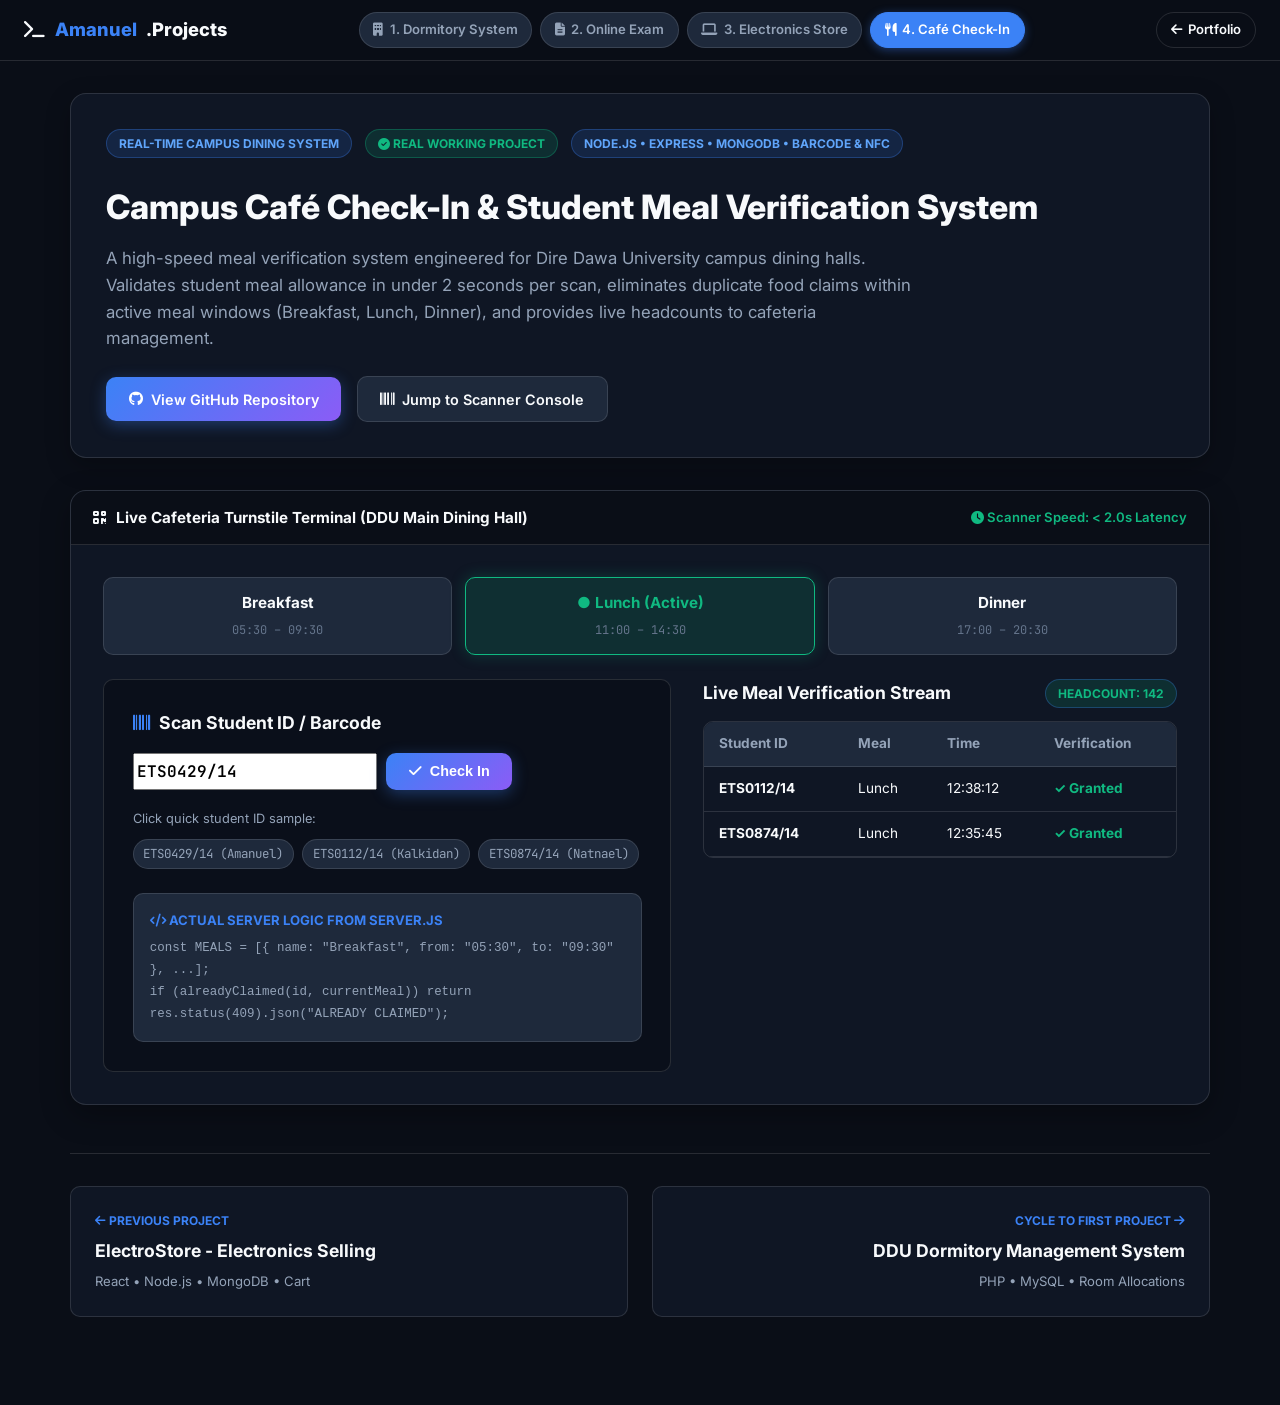
<file: projects/cafe-checkin.html>
<!DOCTYPE html>
<html lang="en" data-theme="dark">
<head>
  <meta charset="UTF-8" />
  <meta name="viewport" content="width=device-width, initial-scale=1.0" />
  <title>Campus Café Check-In & Student Meal Verification | Real Project by Amanuel Kassie</title>

  <!-- Google Fonts & FontAwesome -->
  <link rel="preconnect" href="https://fonts.googleapis.com" />
  <link rel="preconnect" href="https://fonts.gstatic.com" crossorigin />
  <link href="https://fonts.googleapis.com/css2?family=Inter:wght@300;400;500;600;700;800&family=JetBrains+Mono:wght@400;600&display=swap" rel="stylesheet" />
  <link rel="stylesheet" href="https://cdnjs.cloudflare.com/ajax/libs/font-awesome/6.5.1/css/all.min.css" />

  <!-- Shared Showcase CSS -->
  <link rel="stylesheet" href="../css/project-showcase.css" />

  <style>
    .cafe-grid {
      display: grid;
      grid-template-columns: 1.2fr 1fr;
      gap: 2rem;
    }

    .terminal-box {
      background: rgba(0, 0, 0, 0.28);
      border: 1px solid var(--border-color);
      border-radius: var(--radius-md);
      padding: 1.8rem;
    }

    .meal-schedule-strip {
      display: grid;
      grid-template-columns: repeat(3, 1fr);
      gap: 0.8rem;
      margin-bottom: 1.5rem;
    }

    .meal-card {
      background: var(--bg-surface);
      border: 1px solid var(--border-color);
      border-radius: var(--radius-md);
      padding: 0.8rem;
      text-align: center;
      transition: all 0.2s ease;
    }

    .meal-card.active-meal {
      background: rgba(16, 185, 129, 0.15);
      border-color: #10b981;
      box-shadow: 0 0 15px rgba(16, 185, 129, 0.25);
    }

    .meal-card h4 {
      margin: 0;
      font-size: 0.95rem;
    }

    .meal-card span {
      font-size: 0.75rem;
      color: var(--text-muted);
      font-family: 'JetBrains Mono', monospace;
    }

    .scanner-input-group {
      display: flex;
      gap: 0.6rem;
      margin-bottom: 1.2rem;
    }

    .scan-status-panel {
      padding: 1.25rem;
      border-radius: var(--radius-md);
      text-align: center;
      margin-top: 1.2rem;
      font-weight: 700;
      display: none;
    }

    .status-granted {
      background: rgba(16, 185, 129, 0.15);
      border: 2px solid #10b981;
      color: #10b981;
      display: block;
    }

    .status-denied {
      background: rgba(239, 68, 68, 0.15);
      border: 2px solid #ef4444;
      color: #ef4444;
      display: block;
    }

    .quick-ids {
      display: flex;
      gap: 0.5rem;
      flex-wrap: wrap;
      margin-top: 0.6rem;
    }

    .id-pill {
      background: var(--bg-surface);
      border: 1px solid var(--border-color);
      color: var(--text-secondary);
      padding: 0.25rem 0.6rem;
      border-radius: var(--radius-full);
      font-size: 0.78rem;
      font-family: 'JetBrains Mono', monospace;
      cursor: pointer;
    }

    .id-pill:hover {
      border-color: var(--accent-primary);
      color: var(--accent-primary);
    }

    .log-table {
      width: 100%;
      border-collapse: collapse;
      font-size: 0.85rem;
    }

    .log-table th, .log-table td {
      padding: 0.7rem 0.9rem;
      text-align: left;
      border-bottom: 1px solid var(--border-color);
    }

    .log-table th {
      background: var(--bg-surface);
      color: var(--text-secondary);
    }

    @media (max-width: 900px) {
      .cafe-grid {
        grid-template-columns: 1fr;
      }
    }
  </style>
</head>
<body>

  <!-- Top Integrated Suite Bar -->
  <header class="suite-navbar">
    <a href="../index.html" class="suite-brand">
      <i class="fas fa-terminal"></i>
      <span>Amanuel</span>.Projects
    </a>

    <nav class="suite-project-links">
      <a href="dormitory-management.html" class="project-pill">
        <i class="fas fa-building"></i> 1. Dormitory System
      </a>
      <a href="online-exam.html" class="project-pill">
        <i class="fas fa-file-alt"></i> 2. Online Exam
      </a>
      <a href="electronics-store.html" class="project-pill">
        <i class="fas fa-laptop"></i> 3. Electronics Store
      </a>
      <a href="cafe-checkin.html" class="project-pill active">
        <i class="fas fa-utensils"></i> 4. Café Check-In
      </a>
    </nav>

    <a href="../index.html" class="btn-back-portfolio">
      <i class="fas fa-arrow-left"></i> Portfolio
    </a>
  </header>

  <main class="showcase-container">
    <!-- Project Banner -->
    <section class="project-banner">
      <div class="project-meta-bar">
        <span class="badge-tag">Real-Time Campus Dining System</span>
        <span class="badge-tag badge-status"><i class="fas fa-check-circle"></i> Real Working Project</span>
        <span class="badge-tag">Node.js • Express • MongoDB • Barcode & NFC</span>
      </div>

      <h1>Campus Café Check-In & Student Meal Verification System</h1>
      <p>
        A high-speed meal verification system engineered for Dire Dawa University campus dining halls. Validates student meal allowance in under 2 seconds per scan, eliminates duplicate food claims within active meal windows (Breakfast, Lunch, Dinner), and provides live headcounts to cafeteria management.
      </p>

      <div class="project-action-row">
        <a href="https://github.com/amangmekael5/cafe-checkin-system" target="_blank" rel="noopener noreferrer" class="btn-primary-action">
          <i class="fab fa-github"></i> View GitHub Repository
        </a>
        <a href="#live-system" class="btn-outline-action">
          <i class="fas fa-barcode"></i> Jump to Scanner Console
        </a>
      </div>
    </section>

    <!-- Live Interactive Workbench -->
    <section id="live-system" class="workbench-card">
      <div class="workbench-topbar">
        <div class="workbench-title">
          <i class="fas fa-qrcode"></i>
          <span>Live Cafeteria Turnstile Terminal (DDU Main Dining Hall)</span>
        </div>
        <div style="font-size: 0.82rem; color: #10b981; font-weight: 600;">
          <i class="fas fa-clock"></i> Scanner Speed: &lt; 2.0s Latency
        </div>
      </div>

      <div class="workbench-body">
        <!-- Meal Schedule Strip -->
        <div class="meal-schedule-strip">
          <div class="meal-card" id="mealBreakfast">
            <h4>Breakfast</h4>
            <span>05:30 – 09:30</span>
          </div>
          <div class="meal-card active-meal" id="mealLunch">
            <h4 style="color: #10b981;">● Lunch (Active)</h4>
            <span>11:00 – 14:30</span>
          </div>
          <div class="meal-card" id="mealDinner">
            <h4>Dinner</h4>
            <span>17:00 – 20:30</span>
          </div>
        </div>

        <div class="cafe-grid">
          <!-- Scanner Console -->
          <div class="terminal-box">
            <h3 style="font-size: 1.1rem; margin-top: 0; margin-bottom: 1rem; display: flex; align-items: center; gap: 0.5rem;">
              <i class="fas fa-barcode" style="color: var(--accent-primary);"></i>
              Scan Student ID / Barcode
            </h3>

            <form id="scanForm">
              <div class="scanner-input-group">
                <input type="text" id="scanInput" class="form-control" placeholder="Scan or enter Student ID (e.g. ETS0429/14)" value="ETS0429/14" style="font-family: 'JetBrains Mono', monospace; font-size: 1rem; font-weight: 600;" required />
                <button type="submit" class="btn-primary-action">
                  <i class="fas fa-check"></i> Check In
                </button>
              </div>
            </form>

            <div style="font-size: 0.8rem; color: var(--text-secondary);">
              <span>Click quick student ID sample:</span>
              <div class="quick-ids">
                <span class="id-pill" onclick="setScanId('ETS0429/14')">ETS0429/14 (Amanuel)</span>
                <span class="id-pill" onclick="setScanId('ETS0112/14')">ETS0112/14 (Kalkidan)</span>
                <span class="id-pill" onclick="setScanId('ETS0874/14')">ETS0874/14 (Natnael)</span>
              </div>
            </div>

            <!-- Dynamic Scan Status Notification -->
            <div id="scanResultBox" class="scan-status-panel"></div>

            <div style="margin-top: 1.5rem; background: var(--bg-surface); padding: 1rem; border-radius: var(--radius-md); border: 1px solid var(--border-color);">
              <h4 style="font-size: 0.82rem; color: var(--accent-primary); margin: 0 0 0.4rem; text-transform: uppercase;">
                <i class="fas fa-code"></i> Actual Server Logic from server.js
              </h4>
              <p style="font-size: 0.78rem; color: var(--text-secondary); margin: 0; font-family: 'JetBrains Mono', monospace;">
                <code>const MEALS = [{ name: "Breakfast", from: "05:30", to: "09:30" }, ...];</code><br>
                <code>if (alreadyClaimed(id, currentMeal)) return res.status(409).json("ALREADY CLAIMED");</code>
              </p>
            </div>
          </div>

          <!-- Live Audit Log Table -->
          <div>
            <div style="display: flex; justify-content: space-between; align-items: center; margin-bottom: 0.8rem;">
              <h3 style="font-size: 1.1rem; margin: 0;">Live Meal Verification Stream</h3>
              <span id="headcountBadge" class="badge-tag" style="background: rgba(16, 185, 129, 0.15); color: #10b981;">Headcount: 142</span>
            </div>

            <div style="border: 1px solid var(--border-color); border-radius: var(--radius-md); overflow: hidden;">
              <table class="log-table">
                <thead>
                  <tr>
                    <th>Student ID</th>
                    <th>Meal</th>
                    <th>Time</th>
                    <th>Verification</th>
                  </tr>
                </thead>
                <tbody id="cafeLogTable">
                  <tr>
                    <td><strong>ETS0112/14</strong></td>
                    <td>Lunch</td>
                    <td>12:38:12</td>
                    <td><span style="color: #10b981; font-weight: 700;">✓ Granted</span></td>
                  </tr>
                  <tr>
                    <td><strong>ETS0874/14</strong></td>
                    <td>Lunch</td>
                    <td>12:35:45</td>
                    <td><span style="color: #10b981; font-weight: 700;">✓ Granted</span></td>
                  </tr>
                </tbody>
              </table>
            </div>
          </div>
        </div>
      </div>
    </section>

    <!-- Inter-Project Suite Navigation -->
    <nav class="suite-footer-nav">
      <a href="electronics-store.html" class="suite-nav-card">
        <span class="nav-direction"><i class="fas fa-arrow-left"></i> Previous Project</span>
        <span class="nav-proj-title">ElectroStore - Electronics Selling</span>
        <span class="nav-proj-stack">React • Node.js • MongoDB • Cart</span>
      </a>

      <a href="dormitory-management.html" class="suite-nav-card" style="text-align: right;">
        <span class="nav-direction">Cycle to First Project <i class="fas fa-arrow-right"></i></span>
        <span class="nav-proj-title">DDU Dormitory Management System</span>
        <span class="nav-proj-stack">PHP • MySQL • Room Allocations</span>
      </a>
    </nav>
  </main>

  <script>
    const claimedSet = new Set(["ETS0112/14", "ETS0874/14"]);
    let headcount = 142;

    function setScanId(id) {
      document.getElementById("scanInput").value = id;
    }

    document.getElementById("scanForm").addEventListener("submit", function(e) {
      e.preventDefault();
      const input = document.getElementById("scanInput");
      const id = input.value.trim().toUpperCase();
      if (!id) return;

      const resultBox = document.getElementById("scanResultBox");
      const tbody = document.getElementById("cafeLogTable");
      const now = new Date().toLocaleTimeString();

      if (claimedSet.has(id)) {
        // Duplicate check-in error
        resultBox.className = "scan-status-panel status-denied";
        resultBox.innerHTML = `
          <i class="fas fa-times-circle" style="font-size: 1.8rem; margin-bottom: 0.4rem; display: block;"></i>
          DUPLICATE CHECK-IN REJECTED!<br>
          <span style="font-size: 0.85rem; font-weight: 500;">Student ${id} has ALREADY claimed Lunch today!</span>
        `;
      } else {
        // Granted
        claimedSet.add(id);
        headcount++;
        document.getElementById("headcountBadge").textContent = "Headcount: " + headcount;

        resultBox.className = "scan-status-panel status-granted";
        resultBox.innerHTML = `
          <i class="fas fa-check-circle" style="font-size: 1.8rem; margin-bottom: 0.4rem; display: block;"></i>
          MEAL CHECK-IN GRANTED!<br>
          <span style="font-size: 0.85rem; font-weight: 500;">Student ID: ${id} • Session: Lunch • Enjoy your meal!</span>
        `;

        const row = document.createElement("tr");
        row.innerHTML = `
          <td><strong>${id}</strong></td>
          <td>Lunch</td>
          <td>${now}</td>
          <td><span style="color: #10b981; font-weight: 700;">✓ Granted</span></td>
        `;
        tbody.prepend(row);
      }
    });
  </script>
</body>
</html>
</file>
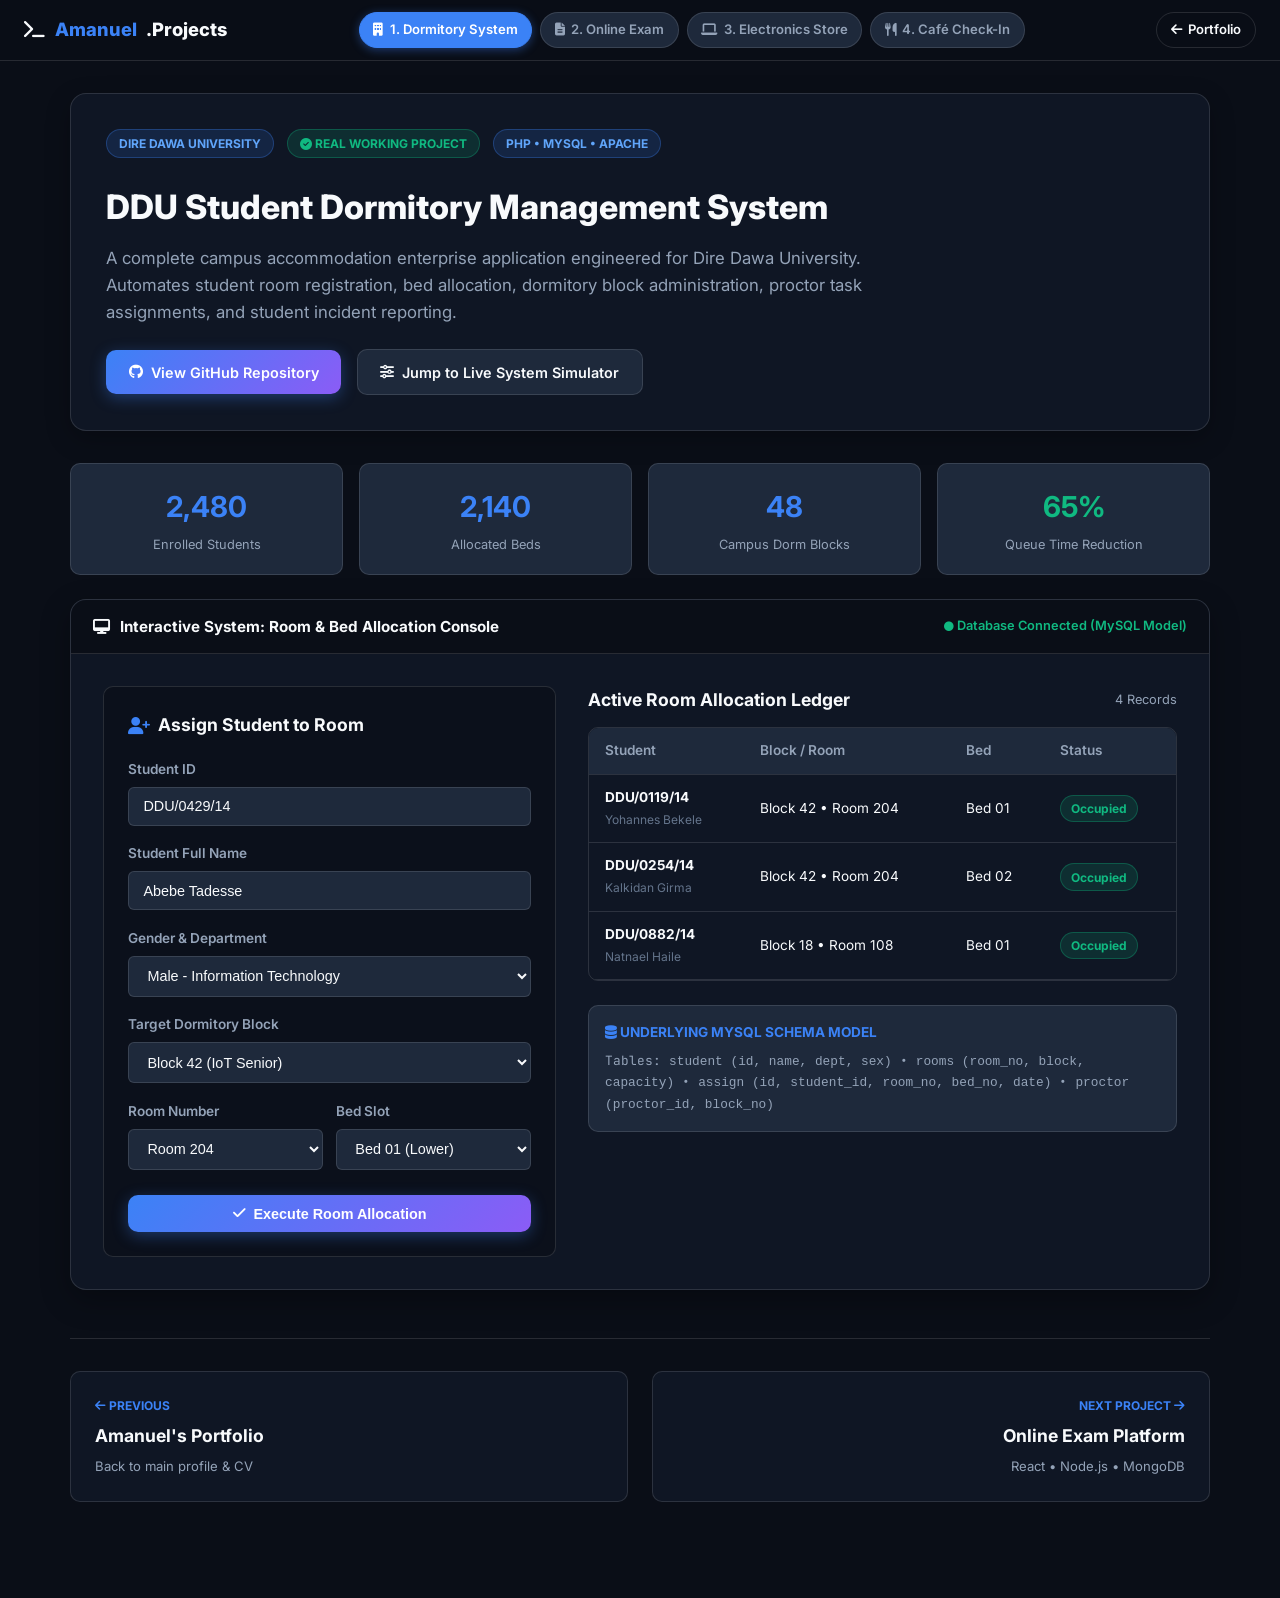
<file: projects/dormitory-management.html>
<!DOCTYPE html>
<html lang="en" data-theme="dark">
<head>
  <meta charset="UTF-8" />
  <meta name="viewport" content="width=device-width, initial-scale=1.0" />
  <title>DDU Student Dormitory Management System | Real Project by Amanuel Kassie</title>

  <!-- Google Fonts & FontAwesome -->
  <link rel="preconnect" href="https://fonts.googleapis.com" />
  <link rel="preconnect" href="https://fonts.gstatic.com" crossorigin />
  <link href="https://fonts.googleapis.com/css2?family=Inter:wght@300;400;500;600;700;800&family=JetBrains+Mono:wght@400;600&display=swap" rel="stylesheet" />
  <link rel="stylesheet" href="https://cdnjs.cloudflare.com/ajax/libs/font-awesome/6.5.1/css/all.min.css" />

  <!-- Shared Showcase CSS -->
  <link rel="stylesheet" href="../css/project-showcase.css" />

  <style>
    .simulator-grid {
      display: grid;
      grid-template-columns: 1fr 1.3fr;
      gap: 2rem;
    }

    .form-box {
      background: rgba(0, 0, 0, 0.25);
      border: 1px solid var(--border-color);
      border-radius: var(--radius-md);
      padding: 1.5rem;
    }

    .form-group {
      margin-bottom: 1.1rem;
    }

    .form-group label {
      display: block;
      font-size: 0.85rem;
      font-weight: 600;
      color: var(--text-secondary);
      margin-bottom: 0.4rem;
    }

    .form-control {
      width: 100%;
      padding: 0.65rem 0.9rem;
      background: var(--bg-surface);
      border: 1px solid var(--border-color);
      border-radius: var(--radius-sm);
      color: var(--text-primary);
      font-size: 0.9rem;
      box-sizing: border-box;
    }

    .table-container {
      overflow-x: auto;
      border: 1px solid var(--border-color);
      border-radius: var(--radius-md);
    }

    table {
      width: 100%;
      border-collapse: collapse;
      font-size: 0.85rem;
    }

    th, td {
      padding: 0.75rem 1rem;
      text-align: left;
      border-bottom: 1px solid var(--border-color);
    }

    th {
      background: var(--bg-surface);
      color: var(--text-secondary);
      font-weight: 600;
    }

    .status-badge {
      display: inline-block;
      padding: 0.2rem 0.6rem;
      border-radius: var(--radius-full);
      font-size: 0.75rem;
      font-weight: 700;
    }

    .status-assigned {
      background: rgba(16, 185, 129, 0.15);
      color: #10b981;
      border: 1px solid rgba(16, 185, 129, 0.3);
    }

    .stats-row {
      display: grid;
      grid-template-columns: repeat(auto-fit, minmax(180px, 1fr));
      gap: 1rem;
      margin-bottom: 1.5rem;
    }

    .stat-card {
      background: var(--bg-surface);
      border: 1px solid var(--border-color);
      border-radius: var(--radius-md);
      padding: 1.2rem;
      text-align: center;
    }

    .stat-card h3 {
      font-size: 1.8rem;
      color: var(--accent-primary);
      margin: 0;
    }

    .stat-card p {
      font-size: 0.8rem;
      color: var(--text-secondary);
      margin: 0.3rem 0 0;
    }

    @media (max-width: 900px) {
      .simulator-grid {
        grid-template-columns: 1fr;
      }
    }
  </style>
</head>
<body>

  <!-- Top Integrated Suite Bar -->
  <header class="suite-navbar">
    <a href="../index.html" class="suite-brand">
      <i class="fas fa-terminal"></i>
      <span>Amanuel</span>.Projects
    </a>

    <nav class="suite-project-links">
      <a href="dormitory-management.html" class="project-pill active">
        <i class="fas fa-building"></i> 1. Dormitory System
      </a>
      <a href="online-exam.html" class="project-pill">
        <i class="fas fa-file-alt"></i> 2. Online Exam
      </a>
      <a href="electronics-store.html" class="project-pill">
        <i class="fas fa-laptop"></i> 3. Electronics Store
      </a>
      <a href="cafe-checkin.html" class="project-pill">
        <i class="fas fa-utensils"></i> 4. Café Check-In
      </a>
    </nav>

    <a href="../index.html" class="btn-back-portfolio">
      <i class="fas fa-arrow-left"></i> Portfolio
    </a>
  </header>

  <main class="showcase-container">
    <!-- Project Banner -->
    <section class="project-banner">
      <div class="project-meta-bar">
        <span class="badge-tag">Dire Dawa University</span>
        <span class="badge-tag badge-status"><i class="fas fa-check-circle"></i> Real Working Project</span>
        <span class="badge-tag">PHP • MySQL • Apache</span>
      </div>

      <h1>DDU Student Dormitory Management System</h1>
      <p>
        A complete campus accommodation enterprise application engineered for Dire Dawa University. Automates student room registration, bed allocation, dormitory block administration, proctor task assignments, and student incident reporting.
      </p>

      <div class="project-action-row">
        <a href="https://github.com/amangmekael5/DormitoryManagementSystem_PHP" target="_blank" rel="noopener noreferrer" class="btn-primary-action">
          <i class="fab fa-github"></i> View GitHub Repository
        </a>
        <a href="#live-system" class="btn-outline-action">
          <i class="fas fa-sliders-h"></i> Jump to Live System Simulator
        </a>
      </div>
    </section>

    <!-- Key Metrics -->
    <div class="stats-row">
      <div class="stat-card">
        <h3 id="statTotalStudents">2,480</h3>
        <p>Enrolled Students</p>
      </div>
      <div class="stat-card">
        <h3 id="statAllocatedBeds">2,140</h3>
        <p>Allocated Beds</p>
      </div>
      <div class="stat-card">
        <h3>48</h3>
        <p>Campus Dorm Blocks</p>
      </div>
      <div class="stat-card">
        <h3 style="color: #10b981;">65%</h3>
        <p>Queue Time Reduction</p>
      </div>
    </div>

    <!-- Live Interactive Workbench -->
    <section id="live-system" class="workbench-card">
      <div class="workbench-topbar">
        <div class="workbench-title">
          <i class="fas fa-desktop"></i>
          <span>Interactive System: Room & Bed Allocation Console</span>
        </div>
        <div style="font-size: 0.8rem; color: #10b981; font-weight: 600;">
          <i class="fas fa-circle" style="font-size: 0.6rem;"></i> Database Connected (MySQL Model)
        </div>
      </div>

      <div class="workbench-body">
        <div class="simulator-grid">
          <!-- Allocation Form -->
          <div class="form-box">
            <h3 style="font-size: 1.1rem; margin-top: 0; margin-bottom: 1.2rem; display: flex; align-items: center; gap: 0.5rem;">
              <i class="fas fa-user-plus" style="color: var(--accent-primary);"></i>
              Assign Student to Room
            </h3>

            <form id="assignForm">
              <div class="form-group">
                <label>Student ID</label>
                <input type="text" id="studentId" class="form-control" value="DDU/0429/14" required />
              </div>

              <div class="form-group">
                <label>Student Full Name</label>
                <input type="text" id="studentName" class="form-control" value="Abebe Tadesse" required />
              </div>

              <div class="form-group">
                <label>Gender & Department</label>
                <select id="studentDept" class="form-control">
                  <option value="Male - Information Technology">Male - Information Technology</option>
                  <option value="Male - Computer Science">Male - Computer Science</option>
                  <option value="Female - Software Engineering">Female - Software Engineering</option>
                  <option value="Male - Electrical Engineering">Male - Electrical Engineering</option>
                </select>
              </div>

              <div class="form-group">
                <label>Target Dormitory Block</label>
                <select id="dormBlock" class="form-control">
                  <option value="Block 42 (IoT Senior)">Block 42 (IoT Senior)</option>
                  <option value="Block 18 (Engineering)">Block 18 (Engineering)</option>
                  <option value="Block 06 (Computing)">Block 06 (Computing)</option>
                </select>
              </div>

              <div style="display: grid; grid-template-columns: 1fr 1fr; gap: 0.8rem;">
                <div class="form-group">
                  <label>Room Number</label>
                  <select id="roomNo" class="form-control">
                    <option value="Room 204">Room 204</option>
                    <option value="Room 108">Room 108</option>
                    <option value="Room 312">Room 312</option>
                  </select>
                </div>
                <div class="form-group">
                  <label>Bed Slot</label>
                  <select id="bedSlot" class="form-control">
                    <option value="Bed 01 (Lower)">Bed 01 (Lower)</option>
                    <option value="Bed 02 (Upper)">Bed 02 (Upper)</option>
                    <option value="Bed 03 (Lower)">Bed 03 (Lower)</option>
                    <option value="Bed 04 (Upper)">Bed 04 (Upper)</option>
                  </select>
                </div>
              </div>

              <button type="submit" class="btn-primary-action" style="width: 100%; justify-content: center; margin-top: 0.5rem;">
                <i class="fas fa-check"></i> Execute Room Allocation
              </button>
            </form>
          </div>

          <!-- Live Table Output -->
          <div>
            <div style="display: flex; justify-content: space-between; align-items: center; margin-bottom: 0.8rem;">
              <h3 style="font-size: 1.1rem; margin: 0;">Active Room Allocation Ledger</h3>
              <span id="recordCount" style="font-size: 0.8rem; color: var(--text-secondary);">4 Records</span>
            </div>

            <div class="table-container">
              <table>
                <thead>
                  <tr>
                    <th>Student</th>
                    <th>Block / Room</th>
                    <th>Bed</th>
                    <th>Status</th>
                  </tr>
                </thead>
                <tbody id="allocationTable">
                  <tr>
                    <td><strong>DDU/0119/14</strong><br><span style="color: var(--text-muted); font-size: 0.75rem;">Yohannes Bekele</span></td>
                    <td>Block 42 • Room 204</td>
                    <td>Bed 01</td>
                    <td><span class="status-badge status-assigned">Occupied</span></td>
                  </tr>
                  <tr>
                    <td><strong>DDU/0254/14</strong><br><span style="color: var(--text-muted); font-size: 0.75rem;">Kalkidan Girma</span></td>
                    <td>Block 42 • Room 204</td>
                    <td>Bed 02</td>
                    <td><span class="status-badge status-assigned">Occupied</span></td>
                  </tr>
                  <tr>
                    <td><strong>DDU/0882/14</strong><br><span style="color: var(--text-muted); font-size: 0.75rem;">Natnael Haile</span></td>
                    <td>Block 18 • Room 108</td>
                    <td>Bed 01</td>
                    <td><span class="status-badge status-assigned">Occupied</span></td>
                  </tr>
                </tbody>
              </table>
            </div>

            <div style="margin-top: 1.5rem; background: var(--bg-surface); padding: 1rem; border-radius: var(--radius-md); border: 1px solid var(--border-color);">
              <h4 style="font-size: 0.85rem; color: var(--accent-primary); margin: 0 0 0.4rem; text-transform: uppercase;">
                <i class="fas fa-database"></i> Underlying MySQL Schema Model
              </h4>
              <p style="font-size: 0.8rem; color: var(--text-secondary); margin: 0; font-family: 'JetBrains Mono', monospace;">
                Tables: <code>student (id, name, dept, sex)</code> • <code>rooms (room_no, block, capacity)</code> • <code>assign (id, student_id, room_no, bed_no, date)</code> • <code>proctor (proctor_id, block_no)</code>
              </p>
            </div>
          </div>
        </div>
      </div>
    </section>

    <!-- Inter-Project Suite Navigation -->
    <nav class="suite-footer-nav">
      <a href="../index.html" class="suite-nav-card">
        <span class="nav-direction"><i class="fas fa-arrow-left"></i> Previous</span>
        <span class="nav-proj-title">Amanuel's Portfolio</span>
        <span class="nav-proj-stack">Back to main profile & CV</span>
      </a>

      <a href="online-exam.html" class="suite-nav-card" style="text-align: right;">
        <span class="nav-direction">Next Project <i class="fas fa-arrow-right"></i></span>
        <span class="nav-proj-title">Online Exam Platform</span>
        <span class="nav-proj-stack">React • Node.js • MongoDB</span>
      </a>
    </nav>
  </main>

  <script>
    document.getElementById("assignForm").addEventListener("submit", function(e) {
      e.preventDefault();
      const id = document.getElementById("studentId").value;
      const name = document.getElementById("studentName").value;
      const block = document.getElementById("dormBlock").value.split(" ")[0] + " " + document.getElementById("dormBlock").value.split(" ")[1];
      const room = document.getElementById("roomNo").value;
      const bed = document.getElementById("bedSlot").value.split(" ")[0] + " " + document.getElementById("bedSlot").value.split(" ")[1];

      const tbody = document.getElementById("allocationTable");
      const row = document.createElement("tr");
      row.innerHTML = `
        <td><strong>${id}</strong><br><span style="color: var(--text-muted); font-size: 0.75rem;">${name}</span></td>
        <td>${block} • ${room}</td>
        <td>${bed}</td>
        <td><span class="status-badge status-assigned">Occupied</span></td>
      `;
      tbody.prepend(row);

      // Increment stats
      const allocatedEl = document.getElementById("statAllocatedBeds");
      let count = parseInt(allocatedEl.textContent.replace(",", "")) + 1;
      allocatedEl.textContent = count.toLocaleString();

      alert(`Success! Student ${name} (${id}) assigned to ${block}, ${room}, ${bed}.`);
    });
  </script>
</body>
</html>
</file>
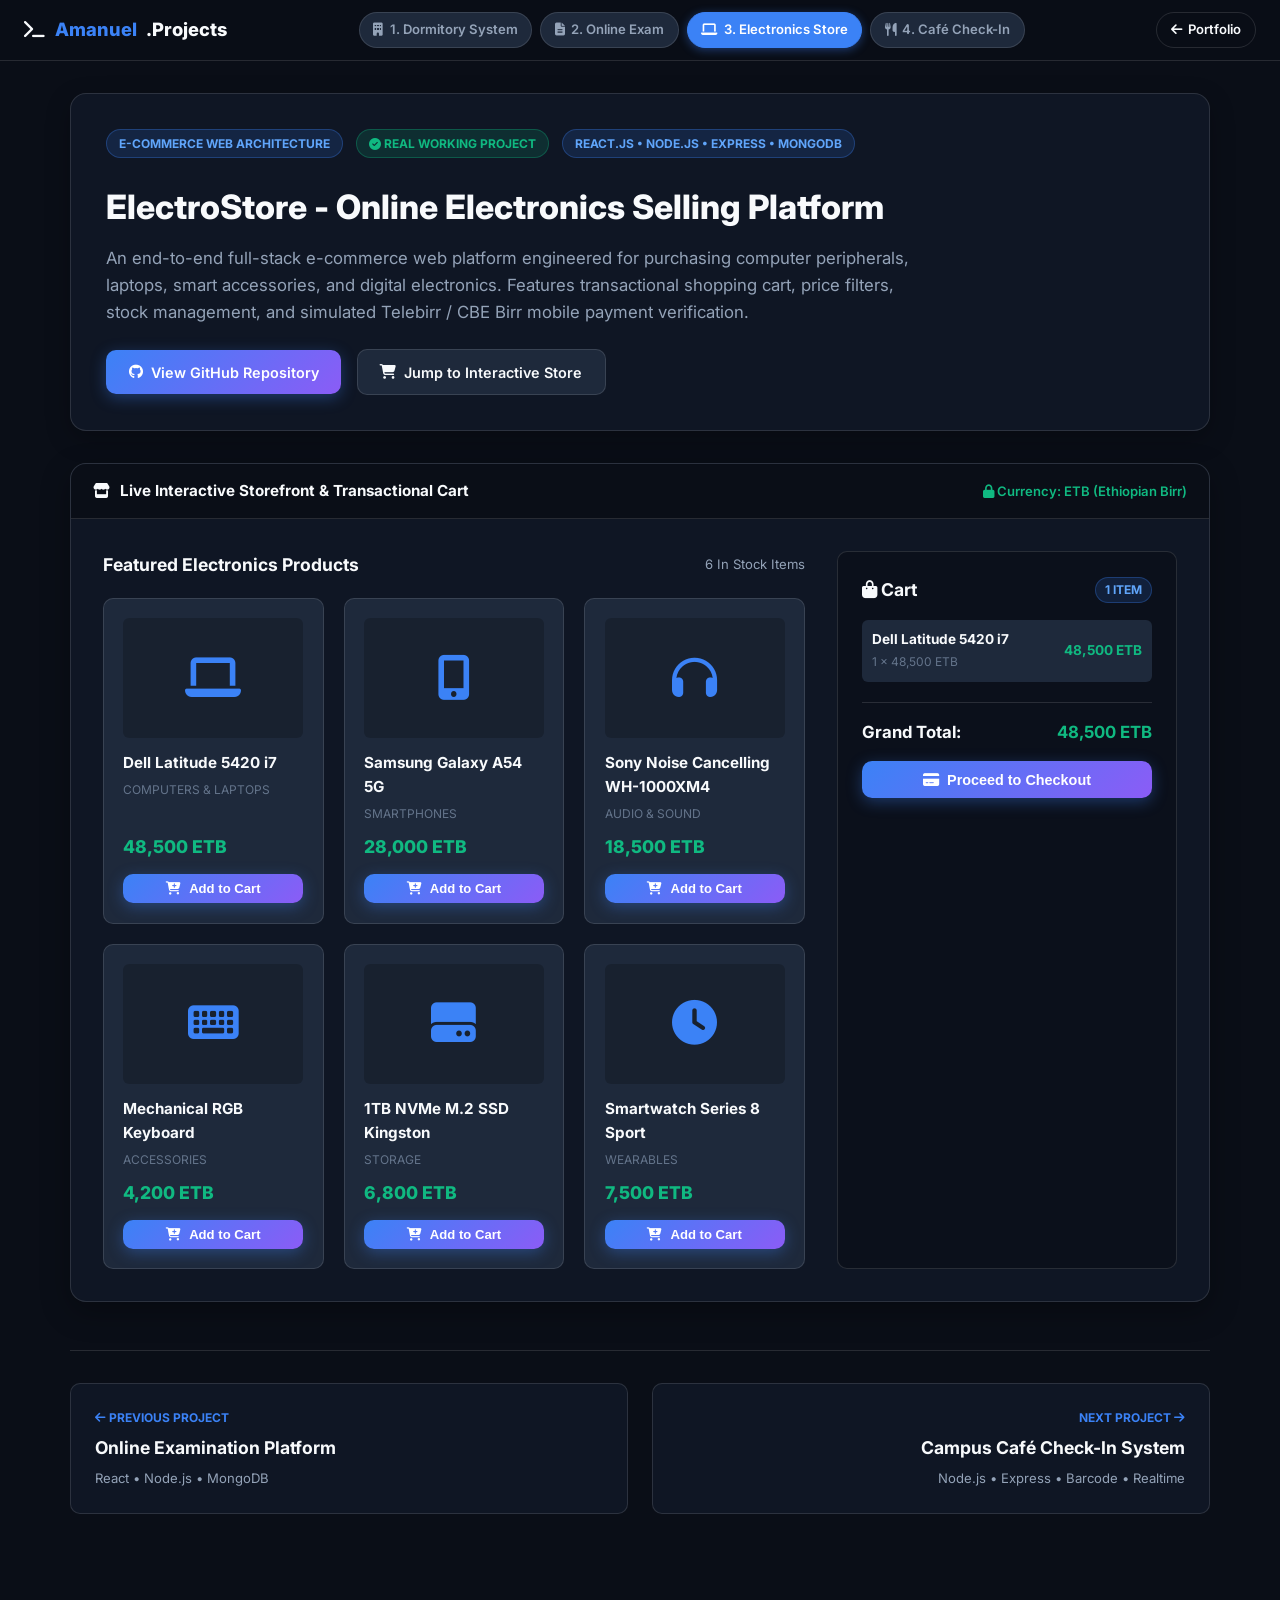
<file: projects/electronics-store.html>
<!DOCTYPE html>
<html lang="en" data-theme="dark">
<head>
  <meta charset="UTF-8" />
  <meta name="viewport" content="width=device-width, initial-scale=1.0" />
  <title>ElectroStore - Online Electronics Selling Platform | Real Project by Amanuel Kassie</title>

  <!-- Google Fonts & FontAwesome -->
  <link rel="preconnect" href="https://fonts.googleapis.com" />
  <link rel="preconnect" href="https://fonts.gstatic.com" crossorigin />
  <link href="https://fonts.googleapis.com/css2?family=Inter:wght@300;400;500;600;700;800&family=JetBrains+Mono:wght@400;600&display=swap" rel="stylesheet" />
  <link rel="stylesheet" href="https://cdnjs.cloudflare.com/ajax/libs/font-awesome/6.5.1/css/all.min.css" />

  <!-- Shared Showcase CSS -->
  <link rel="stylesheet" href="../css/project-showcase.css" />

  <style>
    .store-layout {
      display: grid;
      grid-template-columns: 1fr 340px;
      gap: 2rem;
    }

    .products-grid {
      display: grid;
      grid-template-columns: repeat(auto-fill, minmax(220px, 1fr));
      gap: 1.25rem;
    }

    .item-card {
      background: var(--bg-surface);
      border: 1px solid var(--border-color);
      border-radius: var(--radius-md);
      padding: 1.2rem;
      display: flex;
      flex-direction: column;
      transition: all 0.2s ease;
    }

    .item-card:hover {
      border-color: var(--accent-primary);
      transform: translateY(-3px);
    }

    .item-image {
      height: 120px;
      background: rgba(0, 0, 0, 0.2);
      border-radius: var(--radius-sm);
      display: flex;
      align-items: center;
      justify-content: center;
      font-size: 2.8rem;
      color: var(--accent-primary);
      margin-bottom: 0.8rem;
    }

    .item-title {
      font-size: 0.95rem;
      font-weight: 700;
      margin-bottom: 0.3rem;
    }

    .item-cat {
      font-size: 0.75rem;
      color: var(--text-muted);
      margin-bottom: 0.6rem;
      text-transform: uppercase;
    }

    .item-price {
      font-size: 1.1rem;
      font-weight: 800;
      color: #10b981;
      margin-top: auto;
      margin-bottom: 0.8rem;
    }

    /* Cart Sidebar */
    .cart-box {
      background: rgba(0, 0, 0, 0.25);
      border: 1px solid var(--border-color);
      border-radius: var(--radius-md);
      padding: 1.5rem;
      position: sticky;
      top: 90px;
    }

    .cart-title {
      font-size: 1.1rem;
      font-weight: 700;
      margin-bottom: 1rem;
      display: flex;
      justify-content: space-between;
      align-items: center;
    }

    .cart-items-list {
      display: flex;
      flex-direction: column;
      gap: 0.8rem;
      max-height: 260px;
      overflow-y: auto;
      margin-bottom: 1.2rem;
    }

    .cart-item {
      display: flex;
      justify-content: space-between;
      align-items: center;
      padding: 0.6rem;
      background: var(--bg-surface);
      border-radius: var(--radius-sm);
      font-size: 0.85rem;
    }

    .cart-total-box {
      border-top: 1px solid var(--border-color);
      padding-top: 1rem;
      margin-bottom: 1rem;
      display: flex;
      justify-content: space-between;
      font-weight: 700;
      font-size: 1.05rem;
    }

    /* Checkout Modal */
    .modal-overlay {
      display: none;
      position: fixed;
      top: 0;
      left: 0;
      width: 100%;
      height: 100%;
      background: rgba(0, 0, 0, 0.7);
      backdrop-filter: blur(6px);
      z-index: 9999;
      align-items: center;
      justify-content: center;
    }

    .modal-card {
      background: var(--bg-secondary);
      border: 1px solid var(--border-color);
      border-radius: var(--radius-lg);
      padding: 2.2rem;
      max-width: 420px;
      width: 90%;
      box-shadow: 0 10px 40px rgba(0, 0, 0, 0.5);
    }

    @media (max-width: 900px) {
      .store-layout {
        grid-template-columns: 1fr;
      }
      .cart-box {
        position: static;
      }
    }
  </style>
</head>
<body>

  <!-- Top Integrated Suite Bar -->
  <header class="suite-navbar">
    <a href="../index.html" class="suite-brand">
      <i class="fas fa-terminal"></i>
      <span>Amanuel</span>.Projects
    </a>

    <nav class="suite-project-links">
      <a href="dormitory-management.html" class="project-pill">
        <i class="fas fa-building"></i> 1. Dormitory System
      </a>
      <a href="online-exam.html" class="project-pill">
        <i class="fas fa-file-alt"></i> 2. Online Exam
      </a>
      <a href="electronics-store.html" class="project-pill active">
        <i class="fas fa-laptop"></i> 3. Electronics Store
      </a>
      <a href="cafe-checkin.html" class="project-pill">
        <i class="fas fa-utensils"></i> 4. Café Check-In
      </a>
    </nav>

    <a href="../index.html" class="btn-back-portfolio">
      <i class="fas fa-arrow-left"></i> Portfolio
    </a>
  </header>

  <main class="showcase-container">
    <!-- Project Banner -->
    <section class="project-banner">
      <div class="project-meta-bar">
        <span class="badge-tag">E-Commerce Web Architecture</span>
        <span class="badge-tag badge-status"><i class="fas fa-check-circle"></i> Real Working Project</span>
        <span class="badge-tag">React.js • Node.js • Express • MongoDB</span>
      </div>

      <h1>ElectroStore - Online Electronics Selling Platform</h1>
      <p>
        An end-to-end full-stack e-commerce web platform engineered for purchasing computer peripherals, laptops, smart accessories, and digital electronics. Features transactional shopping cart, price filters, stock management, and simulated Telebirr / CBE Birr mobile payment verification.
      </p>

      <div class="project-action-row">
        <a href="https://github.com/amangmekael5/online-electronics-store" target="_blank" rel="noopener noreferrer" class="btn-primary-action">
          <i class="fab fa-github"></i> View GitHub Repository
        </a>
        <a href="#live-system" class="btn-outline-action">
          <i class="fas fa-shopping-cart"></i> Jump to Interactive Store
        </a>
      </div>
    </section>

    <!-- Live Interactive Workbench -->
    <section id="live-system" class="workbench-card">
      <div class="workbench-topbar">
        <div class="workbench-title">
          <i class="fas fa-store"></i>
          <span>Live Interactive Storefront & Transactional Cart</span>
        </div>
        <div style="font-size: 0.82rem; color: #10b981; font-weight: 600;">
          <i class="fas fa-lock"></i> Currency: ETB (Ethiopian Birr)
        </div>
      </div>

      <div class="workbench-body">
        <div class="store-layout">
          <!-- Products Catalog -->
          <div>
            <div style="display: flex; justify-content: space-between; align-items: center; margin-bottom: 1.2rem; flex-wrap: wrap; gap: 0.8rem;">
              <h3 style="font-size: 1.1rem; margin: 0;">Featured Electronics Products</h3>
              <span style="font-size: 0.82rem; color: var(--text-secondary);">6 In Stock Items</span>
            </div>

            <div class="products-grid">
              <!-- Item 1 -->
              <div class="item-card">
                <div class="item-image"><i class="fas fa-laptop"></i></div>
                <div class="item-title">Dell Latitude 5420 i7</div>
                <div class="item-cat">Computers & Laptops</div>
                <div class="item-price">48,500 ETB</div>
                <button onclick="addToCart('Dell Latitude 5420 i7', 48500)" class="btn-primary-action" style="padding: 0.45rem 0.8rem; font-size: 0.82rem; width: 100%; justify-content: center;">
                  <i class="fas fa-cart-plus"></i> Add to Cart
                </button>
              </div>

              <!-- Item 2 -->
              <div class="item-card">
                <div class="item-image"><i class="fas fa-mobile-alt"></i></div>
                <div class="item-title">Samsung Galaxy A54 5G</div>
                <div class="item-cat">Smartphones</div>
                <div class="item-price">28,000 ETB</div>
                <button onclick="addToCart('Samsung Galaxy A54 5G', 28000)" class="btn-primary-action" style="padding: 0.45rem 0.8rem; font-size: 0.82rem; width: 100%; justify-content: center;">
                  <i class="fas fa-cart-plus"></i> Add to Cart
                </button>
              </div>

              <!-- Item 3 -->
              <div class="item-card">
                <div class="item-image"><i class="fas fa-headphones"></i></div>
                <div class="item-title">Sony Noise Cancelling WH-1000XM4</div>
                <div class="item-cat">Audio & Sound</div>
                <div class="item-price">18,500 ETB</div>
                <button onclick="addToCart('Sony WH-1000XM4', 18500)" class="btn-primary-action" style="padding: 0.45rem 0.8rem; font-size: 0.82rem; width: 100%; justify-content: center;">
                  <i class="fas fa-cart-plus"></i> Add to Cart
                </button>
              </div>

              <!-- Item 4 -->
              <div class="item-card">
                <div class="item-image"><i class="fas fa-keyboard"></i></div>
                <div class="item-title">Mechanical RGB Keyboard</div>
                <div class="item-cat">Accessories</div>
                <div class="item-price">4,200 ETB</div>
                <button onclick="addToCart('Mechanical RGB Keyboard', 4200)" class="btn-primary-action" style="padding: 0.45rem 0.8rem; font-size: 0.82rem; width: 100%; justify-content: center;">
                  <i class="fas fa-cart-plus"></i> Add to Cart
                </button>
              </div>

              <!-- Item 5 -->
              <div class="item-card">
                <div class="item-image"><i class="fas fa-hdd"></i></div>
                <div class="item-title">1TB NVMe M.2 SSD Kingston</div>
                <div class="item-cat">Storage</div>
                <div class="item-price">6,800 ETB</div>
                <button onclick="addToCart('1TB NVMe M.2 SSD', 6800)" class="btn-primary-action" style="padding: 0.45rem 0.8rem; font-size: 0.82rem; width: 100%; justify-content: center;">
                  <i class="fas fa-cart-plus"></i> Add to Cart
                </button>
              </div>

              <!-- Item 6 -->
              <div class="item-card">
                <div class="item-image"><i class="fas fa-clock"></i></div>
                <div class="item-title">Smartwatch Series 8 Sport</div>
                <div class="item-cat">Wearables</div>
                <div class="item-price">7,500 ETB</div>
                <button onclick="addToCart('Smartwatch Series 8', 7500)" class="btn-primary-action" style="padding: 0.45rem 0.8rem; font-size: 0.82rem; width: 100%; justify-content: center;">
                  <i class="fas fa-cart-plus"></i> Add to Cart
                </button>
              </div>
            </div>
          </div>

          <!-- Shopping Cart Sidebar -->
          <div class="cart-box">
            <div class="cart-title">
              <span><i class="fas fa-shopping-bag"></i> Cart</span>
              <span id="cartCountBadge" class="badge-tag" style="padding: 0.15rem 0.55rem;">1 Item</span>
            </div>

            <div class="cart-items-list" id="cartContainer">
              <div class="cart-item">
                <div>
                  <strong>Dell Latitude 5420 i7</strong><br>
                  <span style="color: var(--text-muted); font-size: 0.75rem;">1 × 48,500 ETB</span>
                </div>
                <span style="font-weight: 700; color: #10b981;">48,500 ETB</span>
              </div>
            </div>

            <div class="cart-total-box">
              <span>Grand Total:</span>
              <span id="cartTotalPrice" style="color: #10b981;">48,500 ETB</span>
            </div>

            <button onclick="openCheckoutModal()" class="btn-primary-action" style="width: 100%; justify-content: center;">
              <i class="fas fa-credit-card"></i> Proceed to Checkout
            </button>
          </div>
        </div>
      </div>
    </section>

    <!-- Inter-Project Suite Navigation -->
    <nav class="suite-footer-nav">
      <a href="online-exam.html" class="suite-nav-card">
        <span class="nav-direction"><i class="fas fa-arrow-left"></i> Previous Project</span>
        <span class="nav-proj-title">Online Examination Platform</span>
        <span class="nav-proj-stack">React • Node.js • MongoDB</span>
      </a>

      <a href="cafe-checkin.html" class="suite-nav-card" style="text-align: right;">
        <span class="nav-direction">Next Project <i class="fas fa-arrow-right"></i></span>
        <span class="nav-proj-title">Campus Café Check-In System</span>
        <span class="nav-proj-stack">Node.js • Express • Barcode • Realtime</span>
      </a>
    </nav>
  </main>

  <!-- Checkout Modal -->
  <div id="checkoutModal" class="modal-overlay">
    <div class="modal-card">
      <h3 style="margin-top: 0; font-size: 1.25rem; display: flex; align-items: center; gap: 0.6rem;">
        <i class="fas fa-mobile-alt" style="color: var(--accent-primary);"></i>
        Mobile Payment Checkout
      </h3>
      <p style="font-size: 0.85rem; color: var(--text-secondary); margin-bottom: 1.2rem;">
        Select your preferred payment gateway:
      </p>

      <div style="display: flex; flex-direction: column; gap: 0.8rem; margin-bottom: 1.5rem;">
        <label style="display: flex; align-items: center; gap: 0.8rem; padding: 0.75rem; background: var(--bg-surface); border: 1px solid var(--border-color); border-radius: var(--radius-md); cursor: pointer;">
          <input type="radio" name="payMethod" checked />
          <strong>Telebirr SuperApp Pay</strong>
        </label>
        <label style="display: flex; align-items: center; gap: 0.8rem; padding: 0.75rem; background: var(--bg-surface); border: 1px solid var(--border-color); border-radius: var(--radius-md); cursor: pointer;">
          <input type="radio" name="payMethod" />
          <strong>CBE Birr / Commercial Bank of Ethiopia</strong>
        </label>
      </div>

      <div style="display: flex; gap: 0.8rem;">
        <button onclick="confirmOrder()" class="btn-primary-action" style="flex: 1; justify-content: center;">
          Confirm Payment
        </button>
        <button onclick="closeCheckoutModal()" class="btn-outline-action" style="flex: 1; justify-content: center;">
          Cancel
        </button>
      </div>
    </div>
  </div>

  <script>
    let cart = [
      { name: "Dell Latitude 5420 i7", price: 48500 }
    ];

    function addToCart(name, price) {
      cart.push({ name, price });
      renderCart();
    }

    function renderCart() {
      const container = document.getElementById("cartContainer");
      container.innerHTML = "";
      let total = 0;

      cart.forEach((item, index) => {
        total += item.price;
        const div = document.createElement("div");
        div.className = "cart-item";
        div.innerHTML = `
          <div>
            <strong>${item.name}</strong><br>
            <span style="color: var(--text-muted); font-size: 0.75rem;">${item.price.toLocaleString()} ETB</span>
          </div>
          <button onclick="removeFromCart(${index})" style="background:none; border:none; color: #ef4444; cursor:pointer;" title="Remove">
            <i class="fas fa-trash"></i>
          </button>
        `;
        container.appendChild(div);
      });

      document.getElementById("cartTotalPrice").textContent = total.toLocaleString() + " ETB";
      document.getElementById("cartCountBadge").textContent = cart.length + " Items";
    }

    function removeFromCart(index) {
      cart.splice(index, 1);
      renderCart();
    }

    function openCheckoutModal() {
      if (cart.length === 0) {
        alert("Your cart is empty! Add products first.");
        return;
      }
      document.getElementById("checkoutModal").style.display = "flex";
    }

    function closeCheckoutModal() {
      document.getElementById("checkoutModal").style.display = "none";
    }

    function confirmOrder() {
      closeCheckoutModal();
      alert("Payment Successful! Order confirmed and receipt generated in PostgreSQL database.");
      cart = [];
      renderCart();
    }
  </script>
</body>
</html>
</file>
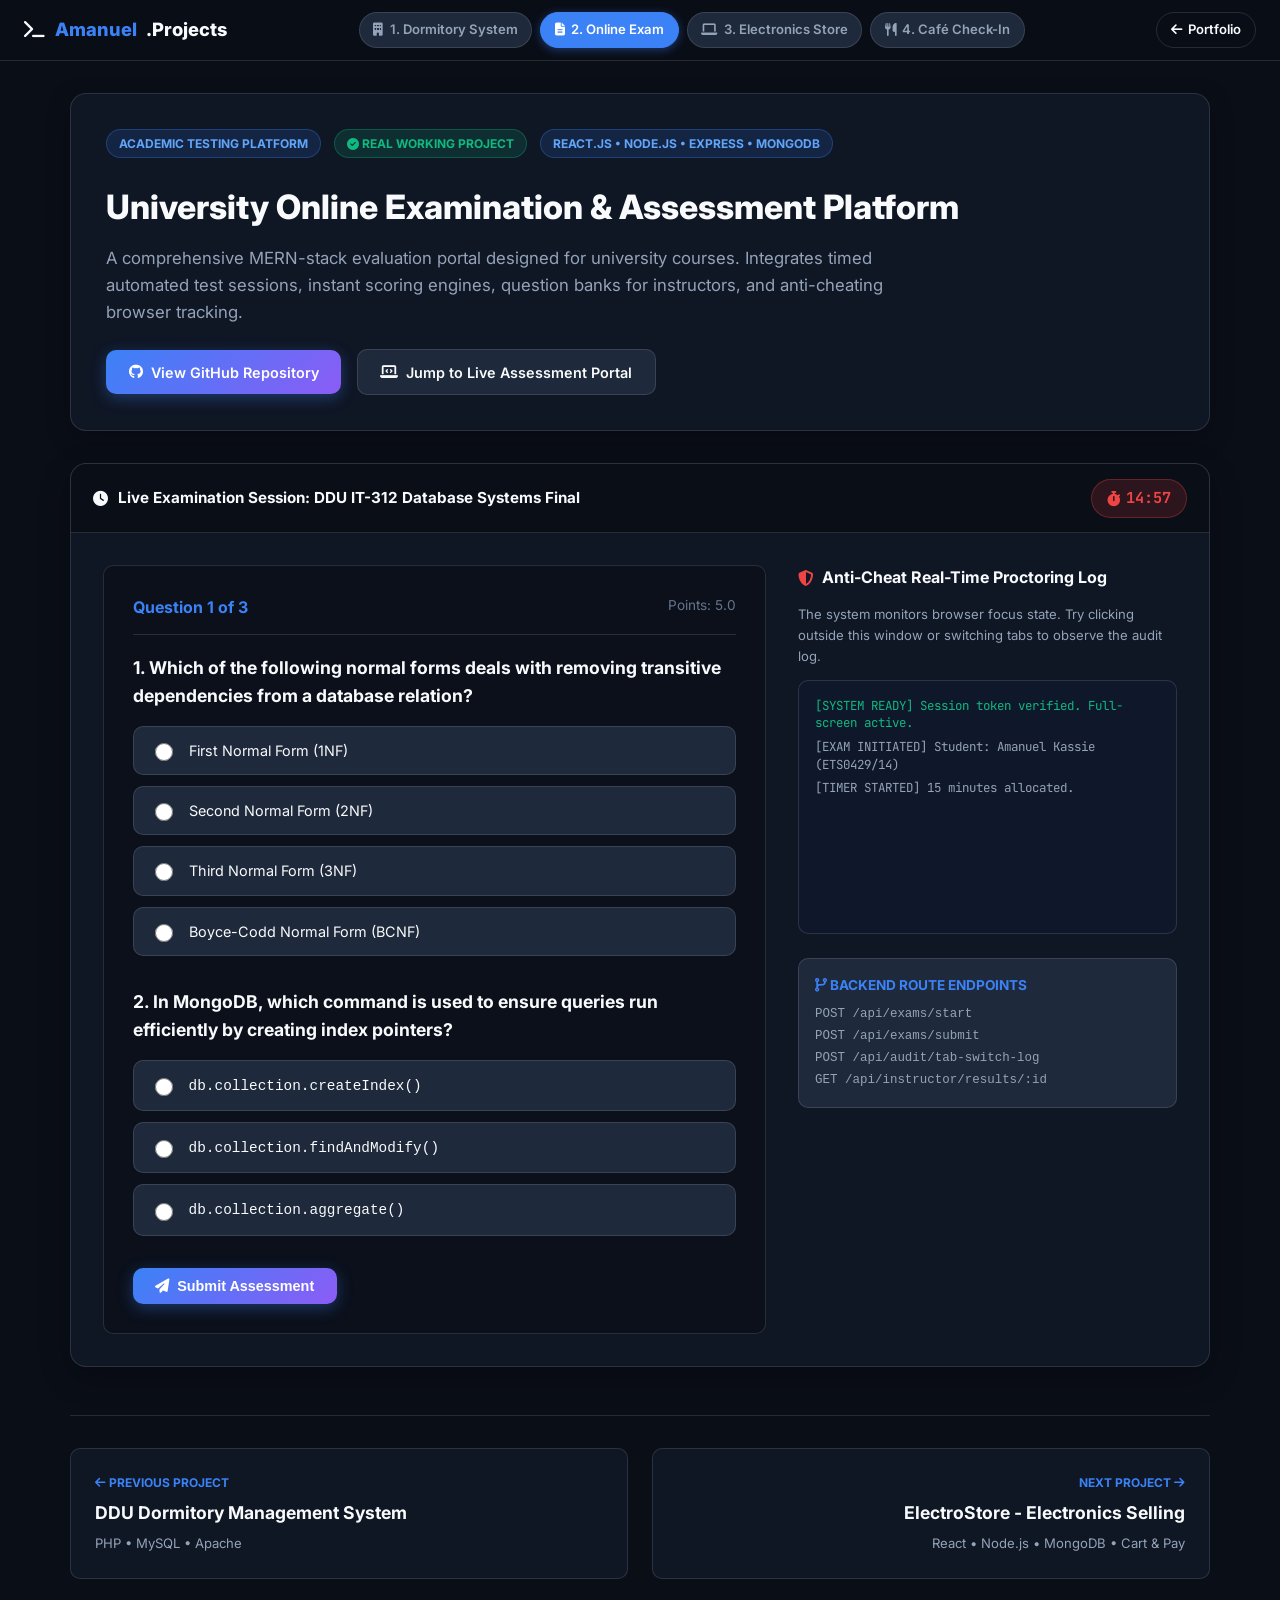
<file: projects/online-exam.html>
<!DOCTYPE html>
<html lang="en" data-theme="dark">
<head>
  <meta charset="UTF-8" />
  <meta name="viewport" content="width=device-width, initial-scale=1.0" />
  <title>University Online Examination Platform | Real Project by Amanuel Kassie</title>

  <!-- Google Fonts & FontAwesome -->
  <link rel="preconnect" href="https://fonts.googleapis.com" />
  <link rel="preconnect" href="https://fonts.gstatic.com" crossorigin />
  <link href="https://fonts.googleapis.com/css2?family=Inter:wght@300;400;500;600;700;800&family=JetBrains+Mono:wght@400;600&display=swap" rel="stylesheet" />
  <link rel="stylesheet" href="https://cdnjs.cloudflare.com/ajax/libs/font-awesome/6.5.1/css/all.min.css" />

  <!-- Shared Showcase CSS -->
  <link rel="stylesheet" href="../css/project-showcase.css" />

  <style>
    .exam-grid {
      display: grid;
      grid-template-columns: 1.4fr 0.8fr;
      gap: 2rem;
    }

    .exam-card {
      background: rgba(0, 0, 0, 0.25);
      border: 1px solid var(--border-color);
      border-radius: var(--radius-md);
      padding: 1.8rem;
    }

    .timer-badge {
      background: rgba(239, 68, 68, 0.15);
      color: #ef4444;
      border: 1px solid rgba(239, 68, 68, 0.3);
      padding: 0.4rem 0.9rem;
      border-radius: var(--radius-full);
      font-weight: 700;
      font-size: 0.95rem;
      display: inline-flex;
      align-items: center;
      gap: 0.4rem;
      font-family: 'JetBrains Mono', monospace;
    }

    .question-box {
      margin-bottom: 1.5rem;
    }

    .question-title {
      font-size: 1.1rem;
      font-weight: 700;
      margin-bottom: 1rem;
      color: var(--text-primary);
    }

    .options-list {
      display: flex;
      flex-direction: column;
      gap: 0.7rem;
    }

    .option-label {
      display: flex;
      align-items: center;
      gap: 0.8rem;
      padding: 0.75rem 1rem;
      background: var(--bg-surface);
      border: 1px solid var(--border-color);
      border-radius: var(--radius-md);
      cursor: pointer;
      font-size: 0.9rem;
      transition: all 0.2s ease;
    }

    .option-label:hover {
      border-color: var(--accent-primary);
      background: rgba(59, 130, 246, 0.1);
    }

    .option-label input[type="radio"] {
      accent-color: var(--accent-primary);
      width: 18px;
      height: 18px;
    }

    .monitor-log {
      background: #0f172a;
      border: 1px solid var(--border-color);
      border-radius: var(--radius-md);
      padding: 1rem;
      font-family: 'JetBrains Mono', monospace;
      font-size: 0.78rem;
      height: 220px;
      overflow-y: auto;
      color: #94a3b8;
    }

    .log-entry {
      margin-bottom: 0.4rem;
      line-height: 1.4;
    }

    .log-warn {
      color: #f59e0b;
    }

    .log-success {
      color: #10b981;
    }

    @media (max-width: 900px) {
      .exam-grid {
        grid-template-columns: 1fr;
      }
    }
  </style>
</head>
<body>

  <!-- Top Integrated Suite Bar -->
  <header class="suite-navbar">
    <a href="../index.html" class="suite-brand">
      <i class="fas fa-terminal"></i>
      <span>Amanuel</span>.Projects
    </a>

    <nav class="suite-project-links">
      <a href="dormitory-management.html" class="project-pill">
        <i class="fas fa-building"></i> 1. Dormitory System
      </a>
      <a href="online-exam.html" class="project-pill active">
        <i class="fas fa-file-alt"></i> 2. Online Exam
      </a>
      <a href="electronics-store.html" class="project-pill">
        <i class="fas fa-laptop"></i> 3. Electronics Store
      </a>
      <a href="cafe-checkin.html" class="project-pill">
        <i class="fas fa-utensils"></i> 4. Café Check-In
      </a>
    </nav>

    <a href="../index.html" class="btn-back-portfolio">
      <i class="fas fa-arrow-left"></i> Portfolio
    </a>
  </header>

  <main class="showcase-container">
    <!-- Project Banner -->
    <section class="project-banner">
      <div class="project-meta-bar">
        <span class="badge-tag">Academic Testing Platform</span>
        <span class="badge-tag badge-status"><i class="fas fa-check-circle"></i> Real Working Project</span>
        <span class="badge-tag">React.js • Node.js • Express • MongoDB</span>
      </div>

      <h1>University Online Examination & Assessment Platform</h1>
      <p>
        A comprehensive MERN-stack evaluation portal designed for university courses. Integrates timed automated test sessions, instant scoring engines, question banks for instructors, and anti-cheating browser tracking.
      </p>

      <div class="project-action-row">
        <a href="https://github.com/amangmekael5/online-exam-platform" target="_blank" rel="noopener noreferrer" class="btn-primary-action">
          <i class="fab fa-github"></i> View GitHub Repository
        </a>
        <a href="#live-system" class="btn-outline-action">
          <i class="fas fa-laptop-code"></i> Jump to Live Assessment Portal
        </a>
      </div>
    </section>

    <!-- Live Interactive Workbench -->
    <section id="live-system" class="workbench-card">
      <div class="workbench-topbar">
        <div class="workbench-title">
          <i class="fas fa-clock"></i>
          <span>Live Examination Session: DDU IT-312 Database Systems Final</span>
        </div>
        <div class="timer-badge">
          <i class="fas fa-stopwatch"></i>
          <span id="examTimer">14:58</span>
        </div>
      </div>

      <div class="workbench-body">
        <div class="exam-grid">
          <!-- Exam Questions Area -->
          <div class="exam-card">
            <div style="display: flex; justify-content: space-between; margin-bottom: 1.2rem; border-bottom: 1px solid var(--border-color); padding-bottom: 0.8rem;">
              <span style="font-weight: 700; color: var(--accent-primary);">Question 1 of 3</span>
              <span style="font-size: 0.85rem; color: var(--text-muted);">Points: 5.0</span>
            </div>

            <!-- Q1 -->
            <div class="question-box">
              <div class="question-title">
                1. Which of the following normal forms deals with removing transitive dependencies from a database relation?
              </div>
              <div class="options-list">
                <label class="option-label">
                  <input type="radio" name="q1" value="1NF" />
                  <span>First Normal Form (1NF)</span>
                </label>
                <label class="option-label">
                  <input type="radio" name="q1" value="2NF" />
                  <span>Second Normal Form (2NF)</span>
                </label>
                <label class="option-label">
                  <input type="radio" name="q1" value="3NF" id="correctQ1" />
                  <span>Third Normal Form (3NF)</span>
                </label>
                <label class="option-label">
                  <input type="radio" name="q1" value="BCNF" />
                  <span>Boyce-Codd Normal Form (BCNF)</span>
                </label>
              </div>
            </div>

            <!-- Q2 -->
            <div class="question-box" style="margin-top: 2rem;">
              <div class="question-title">
                2. In MongoDB, which command is used to ensure queries run efficiently by creating index pointers?
              </div>
              <div class="options-list">
                <label class="option-label">
                  <input type="radio" name="q2" value="createIndex" id="correctQ2" />
                  <span><code>db.collection.createIndex()</code></span>
                </label>
                <label class="option-label">
                  <input type="radio" name="q2" value="findAndModify" />
                  <span><code>db.collection.findAndModify()</code></span>
                </label>
                <label class="option-label">
                  <input type="radio" name="q2" value="aggregate" />
                  <span><code>db.collection.aggregate()</code></span>
                </label>
              </div>
            </div>

            <div style="margin-top: 2rem; display: flex; gap: 1rem; align-items: center;">
              <button id="btnSubmitExam" class="btn-primary-action">
                <i class="fas fa-paper-plane"></i> Submit Assessment
              </button>
              <span id="examScoreResult" style="font-weight: 700; color: #10b981; font-size: 1rem;"></span>
            </div>
          </div>

          <!-- Anti-Cheat Monitor Console -->
          <div>
            <h3 style="font-size: 1rem; margin-top: 0; margin-bottom: 0.8rem; display: flex; align-items: center; gap: 0.5rem;">
              <i class="fas fa-shield-alt" style="color: #ef4444;"></i>
              Anti-Cheat Real-Time Proctoring Log
            </h3>
            <p style="font-size: 0.82rem; color: var(--text-secondary); margin-bottom: 0.8rem;">
              The system monitors browser focus state. Try clicking outside this window or switching tabs to observe the audit log.
            </p>

            <div class="monitor-log" id="proctorLog">
              <div class="log-entry log-success">[SYSTEM READY] Session token verified. Full-screen active.</div>
              <div class="log-entry">[EXAM INITIATED] Student: Amanuel Kassie (ETS0429/14)</div>
              <div class="log-entry">[TIMER STARTED] 15 minutes allocated.</div>
            </div>

            <div style="margin-top: 1.5rem; background: var(--bg-surface); border: 1px solid var(--border-color); border-radius: var(--radius-md); padding: 1rem;">
              <h4 style="font-size: 0.85rem; color: var(--accent-primary); margin: 0 0 0.4rem; text-transform: uppercase;">
                <i class="fas fa-code-branch"></i> Backend Route Endpoints
              </h4>
              <p style="font-size: 0.78rem; color: var(--text-secondary); margin: 0; font-family: 'JetBrains Mono', monospace;">
                <code>POST /api/exams/start</code><br>
                <code>POST /api/exams/submit</code><br>
                <code>POST /api/audit/tab-switch-log</code><br>
                <code>GET /api/instructor/results/:id</code>
              </p>
            </div>
          </div>
        </div>
      </div>
    </section>

    <!-- Inter-Project Suite Navigation -->
    <nav class="suite-footer-nav">
      <a href="dormitory-management.html" class="suite-nav-card">
        <span class="nav-direction"><i class="fas fa-arrow-left"></i> Previous Project</span>
        <span class="nav-proj-title">DDU Dormitory Management System</span>
        <span class="nav-proj-stack">PHP • MySQL • Apache</span>
      </a>

      <a href="electronics-store.html" class="suite-nav-card" style="text-align: right;">
        <span class="nav-direction">Next Project <i class="fas fa-arrow-right"></i></span>
        <span class="nav-proj-title">ElectroStore - Electronics Selling</span>
        <span class="nav-proj-stack">React • Node.js • MongoDB • Cart & Pay</span>
      </a>
    </nav>
  </main>

  <script>
    // Timer Countdown
    let timeSeconds = 14 * 60 + 58;
    const timerEl = document.getElementById("examTimer");
    setInterval(() => {
      if (timeSeconds > 0) {
        timeSeconds--;
        const m = Math.floor(timeSeconds / 60);
        const s = timeSeconds % 60;
        timerEl.textContent = `${String(m).padStart(2, '0')}:${String(s).padStart(2, '0')}`;
      }
    }, 1000);

    // Anti-cheat window blur detection
    const proctorLog = document.getElementById("proctorLog");
    window.addEventListener("blur", () => {
      const now = new Date().toLocaleTimeString();
      const entry = document.createElement("div");
      entry.className = "log-entry log-warn";
      entry.textContent = `[${now}] ⚠️ WARNING: Browser window focus lost (Tab switch detected)!`;
      proctorLog.appendChild(entry);
      proctorLog.scrollTop = proctorLog.scrollHeight;
    });

    window.addEventListener("focus", () => {
      const now = new Date().toLocaleTimeString();
      const entry = document.createElement("div");
      entry.className = "log-entry";
      entry.textContent = `[${now}] User returned to exam focus.`;
      proctorLog.appendChild(entry);
      proctorLog.scrollTop = proctorLog.scrollHeight;
    });

    // Score Calculation
    document.getElementById("btnSubmitExam").addEventListener("click", () => {
      let score = 0;
      if (document.getElementById("correctQ1").checked) score += 5;
      if (document.getElementById("correctQ2").checked) score += 5;

      const resultEl = document.getElementById("examScoreResult");
      resultEl.innerHTML = `<i class="fas fa-check-circle"></i> Examination Submitted! Score: ${score} / 10 Points (${(score/10)*100}%)`;

      const now = new Date().toLocaleTimeString();
      const entry = document.createElement("div");
      entry.className = "log-entry log-success";
      entry.textContent = `[${now}] [EXAM GRADED] Instant score: ${score}/10 points recorded.`;
      proctorLog.appendChild(entry);
      proctorLog.scrollTop = proctorLog.scrollHeight;
    });
  </script>
</body>
</html>
</file>
<file: css/style.css>
/* ==========================================================================
   PORTFOLIO & CV MASTER STYLESHEET
   Modern, Responsive, Dark/Light Mode, Print & ATS Ready
   ========================================================================== */

:root {
  /* Dark Theme Palette (Default) */
  --bg-primary: #0a0e17;
  --bg-secondary: #111827;
  --bg-card: rgba(17, 24, 39, 0.75);
  --bg-card-hover: rgba(30, 41, 59, 0.85);
  --bg-surface: #1e293b;
  --border-color: rgba(255, 255, 255, 0.1);
  --border-glow: rgba(59, 130, 246, 0.35);

  --text-primary: #f8fafc;
  --text-secondary: #94a3b8;
  --text-muted: #64748b;

  --accent-primary: #3b82f6;
  --accent-secondary: #8b5cf6;
  --accent-tertiary: #06b6d4;
  --accent-gradient: linear-gradient(135deg, #3b82f6 0%, #8b5cf6 50%, #06b6d4 100%);
  --accent-gradient-text: linear-gradient(135deg, #60a5fa 0%, #c084fc 60%, #38bdf8 100%);
  --badge-bg: rgba(59, 130, 246, 0.15);
  --badge-text: #60a5fa;

  --shadow-sm: 0 2px 4px rgba(0, 0, 0, 0.3);
  --shadow-md: 0 8px 24px rgba(0, 0, 0, 0.4);
  --shadow-lg: 0 16px 36px rgba(0, 0, 0, 0.5);
  --shadow-glow: 0 0 25px rgba(59, 130, 246, 0.25);

  --radius-sm: 8px;
  --radius-md: 12px;
  --radius-lg: 18px;
  --radius-full: 9999px;

  --transition-fast: 0.2s ease;
  --transition-normal: 0.3s ease;
  --container-max-width: 1200px;
}

[data-theme="light"] {
  --bg-primary: #f8fafc;
  --bg-secondary: #ffffff;
  --bg-card: rgba(255, 255, 255, 0.85);
  --bg-card-hover: rgba(241, 245, 249, 0.95);
  --bg-surface: #e2e8f0;
  --border-color: rgba(0, 0, 0, 0.08);
  --border-glow: rgba(59, 130, 246, 0.4);

  --text-primary: #0f172a;
  --text-secondary: #475569;
  --text-muted: #64748b;

  --accent-primary: #2563eb;
  --accent-secondary: #7c3aed;
  --accent-tertiary: #0891b2;
  --accent-gradient: linear-gradient(135deg, #2563eb 0%, #7c3aed 50%, #0891b2 100%);
  --accent-gradient-text: linear-gradient(135deg, #1d4ed8 0%, #6d28d9 60%, #0369a1 100%);
  --badge-bg: rgba(37, 99, 235, 0.12);
  --badge-text: #1d4ed8;

  --shadow-sm: 0 2px 4px rgba(0, 0, 0, 0.05);
  --shadow-md: 0 8px 20px rgba(0, 0, 0, 0.08);
  --shadow-lg: 0 16px 32px rgba(0, 0, 0, 0.12);
  --shadow-glow: 0 0 25px rgba(37, 99, 235, 0.15);
}

/* Base Resets */
*, *::before, *::after {
  box-sizing: border-box;
  margin: 0;
  padding: 0;
}

html {
  scroll-behavior: smooth;
  font-size: 16px;
}

body {
  font-family: 'Inter', -apple-system, BlinkMacSystemFont, "Segoe UI", Roboto, Helvetica, Arial, sans-serif;
  background-color: var(--bg-primary);
  color: var(--text-primary);
  line-height: 1.65;
  transition: background-color var(--transition-normal), color var(--transition-normal);
  overflow-x: hidden;
  position: relative;
}

/* Background Ambient Orbs */
.bg-glow-orb {
  position: fixed;
  border-radius: 50%;
  filter: blur(120px);
  pointer-events: none;
  z-index: -1;
  opacity: 0.35;
}

.orb-1 {
  width: 500px;
  height: 500px;
  background: radial-gradient(circle, var(--accent-primary) 0%, transparent 70%);
  top: -100px;
  right: -100px;
}

.orb-2 {
  width: 450px;
  height: 450px;
  background: radial-gradient(circle, var(--accent-secondary) 0%, transparent 70%);
  bottom: 10%;
  left: -150px;
}

/* Container */
.container {
  width: 100%;
  max-width: var(--container-max-width);
  margin-left: auto;
  margin-right: auto;
  padding-left: 1.5rem;
  padding-right: 1.5rem;
}

/* Typography */
h1, h2, h3, h4, h5, h6 {
  font-weight: 700;
  line-height: 1.25;
  color: var(--text-primary);
}

a {
  color: var(--accent-primary);
  text-decoration: none;
  transition: color var(--transition-fast);
}

a:hover {
  color: var(--accent-secondary);
}

.gradient-text {
  background: var(--accent-gradient-text);
  -webkit-background-clip: text;
  -webkit-text-fill-color: transparent;
  display: inline-block;
}

/* Header & Navigation */
.navbar {
  position: fixed;
  top: 0;
  left: 0;
  width: 100%;
  z-index: 1000;
  background: rgba(10, 14, 23, 0.8);
  backdrop-filter: blur(14px);
  border-bottom: 1px solid var(--border-color);
  transition: background-color var(--transition-normal), border-color var(--transition-normal);
}

[data-theme="light"] .navbar {
  background: rgba(255, 255, 255, 0.85);
}

.nav-container {
  display: flex;
  align-items: center;
  justify-content: space-between;
  height: 72px;
}

.logo {
  font-size: 1.35rem;
  font-weight: 800;
  letter-spacing: -0.5px;
  display: flex;
  align-items: center;
  gap: 0.5rem;
  color: var(--text-primary);
}

.logo span {
  color: var(--accent-primary);
}

.logo-tag {
  font-size: 0.7rem;
  background: var(--badge-bg);
  color: var(--badge-text);
  padding: 0.2rem 0.6rem;
  border-radius: var(--radius-full);
  font-weight: 600;
}

.nav-links {
  display: flex;
  align-items: center;
  gap: 2rem;
  list-style: none;
}

.nav-link {
  font-size: 0.95rem;
  font-weight: 500;
  color: var(--text-secondary);
  position: relative;
  transition: color var(--transition-fast);
  padding: 0.4rem 0;
}

.nav-link:hover,
.nav-link.active {
  color: var(--text-primary);
}

.nav-link::after {
  content: '';
  position: absolute;
  bottom: 0;
  left: 0;
  width: 0;
  height: 2px;
  background: var(--accent-gradient);
  transition: width var(--transition-fast);
  border-radius: 2px;
}

.nav-link:hover::after,
.nav-link.active::after {
  width: 100%;
}

.nav-actions {
  display: flex;
  align-items: center;
  gap: 1rem;
}

/* Theme Toggle Button */
.btn-icon {
  background: var(--bg-surface);
  border: 1px solid var(--border-color);
  color: var(--text-primary);
  width: 40px;
  height: 40px;
  border-radius: var(--radius-full);
  display: flex;
  align-items: center;
  justify-content: center;
  cursor: pointer;
  transition: all var(--transition-fast);
}

.btn-icon:hover {
  background: var(--bg-card-hover);
  border-color: var(--accent-primary);
  transform: translateY(-2px);
}

.mobile-menu-toggle {
  display: none;
  font-size: 1.25rem;
}

/* Button Component */
.btn {
  display: inline-flex;
  align-items: center;
  justify-content: center;
  gap: 0.5rem;
  padding: 0.75rem 1.4rem;
  border-radius: var(--radius-md);
  font-size: 0.95rem;
  font-weight: 600;
  cursor: pointer;
  transition: all var(--transition-fast);
  border: 1px solid transparent;
  text-decoration: none;
}

.btn-primary {
  background: var(--accent-gradient);
  color: #ffffff;
  box-shadow: 0 4px 15px rgba(59, 130, 246, 0.4);
}

.btn-primary:hover {
  transform: translateY(-2px);
  box-shadow: 0 8px 22px rgba(59, 130, 246, 0.5);
  color: #ffffff;
}

.btn-outline {
  background: var(--bg-card);
  color: var(--text-primary);
  border-color: var(--border-color);
}

.btn-outline:hover {
  background: var(--bg-card-hover);
  border-color: var(--accent-primary);
  transform: translateY(-2px);
  color: var(--text-primary);
}

.btn-sm {
  padding: 0.45rem 0.9rem;
  font-size: 0.85rem;
}

/* Section Common Styling */
.section {
  padding: 6.5rem 0 4rem;
  position: relative;
}

.section-header {
  text-align: center;
  max-width: 680px;
  margin: 0 auto 3.5rem;
}

.section-subtitle {
  text-transform: uppercase;
  font-size: 0.82rem;
  letter-spacing: 2px;
  font-weight: 700;
  color: var(--accent-primary);
  margin-bottom: 0.5rem;
  display: block;
}

.section-title {
  font-size: 2.25rem;
  margin-bottom: 1rem;
}

.section-description {
  color: var(--text-secondary);
  font-size: 1.05rem;
}

/* Hero Section */
.hero-section {
  min-height: 92vh;
  display: flex;
  align-items: center;
  padding-top: 8rem;
  position: relative;
}

.hero-grid {
  display: grid;
  grid-template-columns: 1.2fr 0.8fr;
  align-items: center;
  gap: 3.5rem;
}

.hero-badge {
  display: inline-flex;
  align-items: center;
  gap: 0.5rem;
  padding: 0.4rem 1rem;
  background: var(--badge-bg);
  border: 1px solid var(--border-glow);
  border-radius: var(--radius-full);
  color: var(--badge-text);
  font-size: 0.85rem;
  font-weight: 600;
  margin-bottom: 1.5rem;
}

.status-dot {
  width: 8px;
  height: 8px;
  background-color: #10b981;
  border-radius: 50%;
  display: inline-block;
  box-shadow: 0 0 10px #10b981;
  animation: pulse-dot 2s infinite;
}

@keyframes pulse-dot {
  0% { transform: scale(0.95); opacity: 0.8; }
  50% { transform: scale(1.2); opacity: 1; }
  100% { transform: scale(0.95); opacity: 0.8; }
}

.hero-title {
  font-size: 3.3rem;
  line-height: 1.15;
  margin-bottom: 1.25rem;
}

.hero-typewriter-container {
  font-size: 1.45rem;
  font-weight: 600;
  color: var(--text-secondary);
  min-height: 2.2rem;
  margin-bottom: 1.5rem;
  display: flex;
  align-items: center;
  gap: 0.3rem;
}

.typewriter-cursor {
  display: inline-block;
  color: var(--accent-primary);
  animation: blink 1s step-end infinite;
  font-weight: 300;
}

@keyframes blink {
  from, to { opacity: 1; }
  50% { opacity: 0; }
}

.hero-lead {
  font-size: 1.1rem;
  color: var(--text-secondary);
  margin-bottom: 2rem;
  max-width: 580px;
}

.hero-cta-group {
  display: flex;
  flex-wrap: wrap;
  gap: 1rem;
  margin-bottom: 2.5rem;
}

.hero-stats {
  display: grid;
  grid-template-columns: repeat(4, 1fr);
  gap: 1rem;
  padding-top: 1.5rem;
  border-top: 1px solid var(--border-color);
}

.stat-item h4 {
  font-size: 1.75rem;
  font-weight: 800;
  color: var(--accent-primary);
}

.stat-item p {
  font-size: 0.8rem;
  color: var(--text-secondary);
  font-weight: 500;
}

/* Hero Avatar / Card Visual */
.hero-visual {
  position: relative;
  display: flex;
  justify-content: center;
}

.profile-showcase-card {
  display: flex;
  flex-direction: column;
  align-items: center;
  gap: 1.6rem;
  width: 100%;
  max-width: 440px;
}

.hero-profile-container {
  position: relative;
  display: inline-block;
}

.hero-profile-img {
  width: 175px;
  height: 175px;
  border-radius: 50%;
  object-fit: cover;
  object-position: center 20%;
  border: 4px solid var(--accent-primary);
  box-shadow: 0 0 30px rgba(59, 130, 246, 0.4), var(--shadow-lg);
  display: block;
  transition: transform var(--transition-normal), box-shadow var(--transition-normal);
}

.hero-profile-container:hover .hero-profile-img {
  transform: scale(1.04);
  box-shadow: 0 0 40px rgba(59, 130, 246, 0.6), var(--shadow-lg);
}

.profile-floating-badge {
  position: absolute;
  bottom: 2px;
  left: 50%;
  transform: translateX(-50%);
  background: rgba(15, 23, 42, 0.94);
  backdrop-filter: blur(8px);
  border: 1px solid var(--border-glow);
  color: #60a5fa;
  font-size: 0.8rem;
  font-weight: 700;
  padding: 0.35rem 0.95rem;
  border-radius: var(--radius-full);
  display: flex;
  align-items: center;
  gap: 0.5rem;
  white-space: nowrap;
  box-shadow: 0 4px 14px rgba(0, 0, 0, 0.5);
}

[data-theme="light"] .profile-floating-badge {
  background: rgba(255, 255, 255, 0.95);
  color: #2563eb;
  border-color: rgba(37, 99, 235, 0.3);
}

.code-card-wrapper {
  background: var(--bg-card);
  backdrop-filter: blur(20px);
  border: 1px solid var(--border-color);
  border-radius: var(--radius-lg);
  box-shadow: var(--shadow-lg), var(--shadow-glow);
  overflow: hidden;
  width: 100%;
  max-width: 440px;
  transition: transform var(--transition-normal);
}

.code-card-wrapper:hover {
  transform: translateY(-5px);
}

.card-topbar {
  background: rgba(0, 0, 0, 0.25);
  padding: 0.8rem 1.2rem;
  display: flex;
  align-items: center;
  gap: 0.5rem;
  border-bottom: 1px solid var(--border-color);
}

.window-dots {
  display: flex;
  gap: 6px;
}

.window-dots span {
  width: 11px;
  height: 11px;
  border-radius: 50%;
}

.dot-red { background-color: #ef4444; }
.dot-yellow { background-color: #eab308; }
.dot-green { background-color: #22c55e; }

.card-title {
  font-size: 0.8rem;
  font-family: 'JetBrains Mono', monospace;
  color: var(--text-muted);
  margin-left: 0.5rem;
}

.code-snippet {
  padding: 1.5rem;
  font-family: 'JetBrains Mono', Consolas, Monaco, monospace;
  font-size: 0.88rem;
  color: var(--text-primary);
  line-height: 1.7;
}

.code-keyword { color: #f43f5e; }
.code-variable { color: #38bdf8; }
.code-string { color: #34d399; }
.code-number { color: #fbbf24; }
.code-comment { color: #64748b; font-style: italic; }

/* About Section */
.about-grid {
  display: grid;
  grid-template-columns: 1fr 1fr;
  gap: 3rem;
  align-items: center;
}

.about-card {
  background: var(--bg-card);
  backdrop-filter: blur(16px);
  border: 1px solid var(--border-color);
  border-radius: var(--radius-lg);
  padding: 2.5rem;
  box-shadow: var(--shadow-md);
}

.about-info-item {
  display: flex;
  align-items: flex-start;
  gap: 1rem;
  margin-bottom: 1.4rem;
}

.about-info-icon {
  width: 44px;
  height: 44px;
  border-radius: var(--radius-md);
  background: var(--badge-bg);
  color: var(--accent-primary);
  display: flex;
  align-items: center;
  justify-content: center;
  font-size: 1.1rem;
  flex-shrink: 0;
}

.about-info-text h4 {
  font-size: 1rem;
  margin-bottom: 0.2rem;
}

.about-info-text p {
  color: var(--text-secondary);
  font-size: 0.92rem;
}

/* Skills Section */
.skills-grid {
  display: grid;
  grid-template-columns: repeat(auto-fit, minmax(270px, 1fr));
  gap: 1.8rem;
}

.skill-category-card {
  background: var(--bg-card);
  backdrop-filter: blur(16px);
  border: 1px solid var(--border-color);
  border-radius: var(--radius-lg);
  padding: 2rem;
  transition: all var(--transition-normal);
}

.skill-category-card:hover {
  transform: translateY(-4px);
  border-color: var(--border-glow);
  box-shadow: var(--shadow-glow);
}

.category-header {
  display: flex;
  align-items: center;
  gap: 0.85rem;
  margin-bottom: 1.5rem;
  padding-bottom: 0.85rem;
  border-bottom: 1px solid var(--border-color);
}

.category-icon {
  font-size: 1.5rem;
  color: var(--accent-primary);
}

.category-header h3 {
  font-size: 1.15rem;
}

.skill-items-list {
  display: flex;
  flex-direction: column;
  gap: 1.1rem;
}

.skill-info {
  display: flex;
  justify-content: space-between;
  font-size: 0.9rem;
  font-weight: 500;
  margin-bottom: 0.4rem;
}

.skill-bar-bg {
  width: 100%;
  height: 8px;
  background: var(--bg-surface);
  border-radius: var(--radius-full);
  overflow: hidden;
}

.skill-bar-fill {
  height: 100%;
  border-radius: var(--radius-full);
  background: var(--accent-gradient);
  transition: width 1s ease-in-out;
}

/* Projects Section */
.projects-filter {
  display: flex;
  justify-content: center;
  gap: 0.8rem;
  margin-bottom: 2.5rem;
  flex-wrap: wrap;
}

.filter-btn {
  padding: 0.5rem 1.25rem;
  border-radius: var(--radius-full);
  background: var(--bg-card);
  border: 1px solid var(--border-color);
  color: var(--text-secondary);
  font-size: 0.88rem;
  font-weight: 600;
  cursor: pointer;
  transition: all var(--transition-fast);
}

.filter-btn:hover,
.filter-btn.active {
  background: var(--accent-primary);
  color: #ffffff;
  border-color: var(--accent-primary);
  box-shadow: 0 4px 12px rgba(59, 130, 246, 0.3);
}

.projects-grid {
  display: grid;
  grid-template-columns: repeat(auto-fill, minmax(350px, 1fr));
  gap: 2rem;
}

.project-card {
  background: var(--bg-card);
  border: 1px solid var(--border-color);
  border-radius: var(--radius-lg);
  overflow: hidden;
  display: flex;
  flex-direction: column;
  transition: all var(--transition-normal);
}

.project-card:hover {
  transform: translateY(-6px);
  border-color: var(--border-glow);
  box-shadow: var(--shadow-lg);
}

.project-thumbnail {
  height: 180px;
  background: linear-gradient(135deg, #1e293b 0%, #0f172a 100%);
  position: relative;
  display: flex;
  align-items: center;
  justify-content: center;
  overflow: hidden;
  border-bottom: 1px solid var(--border-color);
}

.thumbnail-icon {
  font-size: 3.5rem;
  color: var(--accent-primary);
  opacity: 0.8;
  transition: transform var(--transition-normal);
}

.project-card:hover .thumbnail-icon {
  transform: scale(1.15) rotate(4deg);
}

.project-badge {
  position: absolute;
  top: 1rem;
  left: 1rem;
  font-size: 0.72rem;
  font-weight: 700;
  text-transform: uppercase;
  padding: 0.25rem 0.7rem;
  border-radius: var(--radius-full);
  background: rgba(0, 0, 0, 0.65);
  backdrop-filter: blur(6px);
  color: #fff;
  border: 1px solid rgba(255, 255, 255, 0.2);
}

.project-body {
  padding: 1.8rem;
  display: flex;
  flex-direction: column;
  flex-grow: 1;
}

.project-title {
  font-size: 1.25rem;
  margin-bottom: 0.75rem;
}

.project-summary {
  color: var(--text-secondary);
  font-size: 0.92rem;
  margin-bottom: 1.25rem;
  line-height: 1.6;
}

.project-highlights {
  list-style: none;
  margin-bottom: 1.5rem;
  flex-grow: 1;
}

.project-highlights li {
  font-size: 0.85rem;
  color: var(--text-secondary);
  position: relative;
  padding-left: 1.2rem;
  margin-bottom: 0.4rem;
}

.project-highlights li::before {
  content: '▸';
  position: absolute;
  left: 0;
  color: var(--accent-primary);
}

.project-tags {
  display: flex;
  flex-wrap: wrap;
  gap: 0.5rem;
  margin-bottom: 1.5rem;
}

.tag {
  background: var(--bg-surface);
  color: var(--text-secondary);
  font-size: 0.75rem;
  font-weight: 600;
  padding: 0.2rem 0.65rem;
  border-radius: var(--radius-sm);
  border: 1px solid var(--border-color);
}

.project-footer {
  display: flex;
  align-items: center;
  gap: 1rem;
  margin-top: auto;
  padding-top: 1rem;
  border-top: 1px solid var(--border-color);
}

/* Education & Experience Timeline */
.timeline {
  position: relative;
  max-width: 860px;
  margin: 0 auto;
}

.timeline::before {
  content: '';
  position: absolute;
  top: 0;
  bottom: 0;
  left: 20px;
  width: 2px;
  background: var(--border-color);
}

.timeline-item {
  position: relative;
  padding-left: 55px;
  margin-bottom: 2.5rem;
}

.timeline-dot {
  position: absolute;
  left: 11px;
  top: 4px;
  width: 20px;
  height: 20px;
  border-radius: 50%;
  background: var(--bg-primary);
  border: 3px solid var(--accent-primary);
  box-shadow: 0 0 10px rgba(59, 130, 246, 0.4);
}

.timeline-content {
  background: var(--bg-card);
  backdrop-filter: blur(14px);
  border: 1px solid var(--border-color);
  border-radius: var(--radius-lg);
  padding: 1.8rem;
  box-shadow: var(--shadow-sm);
}

.timeline-title {
  font-size: 1.2rem;
  margin-bottom: 0.3rem;
}

.timeline-meta {
  display: flex;
  flex-wrap: wrap;
  gap: 1rem;
  font-size: 0.88rem;
  color: var(--accent-primary);
  font-weight: 600;
  margin-bottom: 0.8rem;
}

.timeline-body {
  color: var(--text-secondary);
  font-size: 0.95rem;
}

/* Contact Section */
.contact-grid {
  display: grid;
  grid-template-columns: 1fr 1.2fr;
  gap: 3rem;
}

.contact-card {
  background: var(--bg-card);
  border: 1px solid var(--border-color);
  border-radius: var(--radius-lg);
  padding: 2.2rem;
}

.contact-methods {
  display: flex;
  flex-direction: column;
  gap: 1.2rem;
  margin: 2rem 0;
}

.contact-item {
  display: flex;
  align-items: center;
  gap: 1rem;
  text-decoration: none;
  color: var(--text-primary);
  padding: 0.8rem 1rem;
  border-radius: var(--radius-md);
  background: var(--bg-surface);
  border: 1px solid var(--border-color);
  transition: all var(--transition-fast);
}

.contact-item:hover {
  border-color: var(--accent-primary);
  transform: translateX(4px);
  color: var(--accent-primary);
}

.contact-icon {
  font-size: 1.25rem;
  color: var(--accent-primary);
  width: 28px;
}

.contact-details h5 {
  font-size: 0.8rem;
  color: var(--text-muted);
  text-transform: uppercase;
}

.contact-details p {
  font-size: 0.95rem;
  font-weight: 600;
}

/* Form */
.form-group {
  margin-bottom: 1.25rem;
}

.form-label {
  display: block;
  font-size: 0.88rem;
  font-weight: 600;
  color: var(--text-primary);
  margin-bottom: 0.4rem;
}

.form-control {
  width: 100%;
  padding: 0.85rem 1.1rem;
  border-radius: var(--radius-md);
  background: var(--bg-surface);
  border: 1px solid var(--border-color);
  color: var(--text-primary);
  font-family: inherit;
  font-size: 0.95rem;
  transition: border-color var(--transition-fast);
}

.form-control:focus {
  outline: none;
  border-color: var(--accent-primary);
  box-shadow: 0 0 0 3px rgba(59, 130, 246, 0.25);
}

textarea.form-control {
  min-height: 120px;
  resize: vertical;
}

/* Toast Notification */
.toast {
  position: fixed;
  bottom: 2rem;
  right: 2rem;
  background: #10b981;
  color: #ffffff;
  padding: 0.85rem 1.5rem;
  border-radius: var(--radius-md);
  box-shadow: var(--shadow-lg);
  font-size: 0.9rem;
  font-weight: 600;
  display: flex;
  align-items: center;
  gap: 0.6rem;
  z-index: 9999;
  transform: translateY(120px);
  opacity: 0;
  transition: all 0.3s cubic-bezier(0.175, 0.885, 0.32, 1.275);
}

.toast.show {
  transform: translateY(0);
  opacity: 1;
}

/* Footer */
.footer {
  padding: 3rem 0;
  border-top: 1px solid var(--border-color);
  background: var(--bg-secondary);
  text-align: center;
  color: var(--text-secondary);
  font-size: 0.9rem;
}

.footer-socials {
  display: flex;
  justify-content: center;
  gap: 1.2rem;
  margin-bottom: 1.2rem;
}

.social-link {
  width: 40px;
  height: 40px;
  border-radius: 50%;
  background: var(--bg-surface);
  border: 1px solid var(--border-color);
  display: flex;
  align-items: center;
  justify-content: center;
  color: var(--text-primary);
  transition: all var(--transition-fast);
}

.social-link:hover {
  background: var(--accent-primary);
  color: #ffffff;
  transform: translateY(-3px);
}

/* Responsive Media Queries */
@media (max-width: 992px) {
  .hero-grid {
    grid-template-columns: 1fr;
    text-align: center;
  }
  .hero-typewriter-container,
  .hero-cta-group,
  .hero-stats {
    justify-content: center;
  }
  .hero-lead {
    margin-left: auto;
    margin-right: auto;
  }
  .about-grid,
  .contact-grid {
    grid-template-columns: 1fr;
  }
  .hero-visual {
    order: -1;
  }
  .hero-title {
    font-size: 2.6rem;
  }
}

@media (max-width: 768px) {
  .nav-links {
    position: fixed;
    top: 72px;
    left: 0;
    width: 100%;
    background: var(--bg-secondary);
    flex-direction: column;
    padding: 2rem;
    gap: 1.5rem;
    transform: translateY(-150%);
    transition: transform var(--transition-normal);
    box-shadow: var(--shadow-lg);
    border-bottom: 1px solid var(--border-color);
  }

  .nav-links.open {
    transform: translateY(0);
  }

  .mobile-menu-toggle {
    display: block;
  }

  .hero-stats {
    grid-template-columns: repeat(2, 1fr);
  }

  .projects-grid {
    grid-template-columns: 1fr;
  }

  .hero-title {
    font-size: 2.2rem;
  }
}

/* Print Stylesheet for ATS Resume export */
@media print {
  body {
    background: #ffffff !important;
    color: #111827 !important;
  }
  .navbar, .bg-glow-orb, .hero-cta-group, .projects-filter, .contact-card form, .footer, .btn, .btn-icon {
    display: none !important;
  }
  .container {
    max-width: 100% !important;
    padding: 0 !important;
  }
  .section {
    padding: 1.5rem 0 !important;
  }
  .code-card-wrapper, .about-card, .project-card, .skill-category-card {
    border: 1px solid #ccc !important;
    background: #fff !important;
    box-shadow: none !important;
    color: #000 !important;
  }
  .gradient-text {
    background: none !important;
    -webkit-text-fill-color: initial !important;
    color: #111827 !important;
  }
}
</file>
<file: css/project-showcase.css>
/* ==========================================================================
   PROJECT SHOWCASE & LIVE SYSTEM SIMULATOR STYLES
   Amanuel Kassie - Dire Dawa University
   ========================================================================== */

:root {
  --bg-primary: #0a0e17;
  --bg-secondary: #111827;
  --bg-card: rgba(17, 24, 39, 0.85);
  --bg-surface: #1e293b;
  --border-color: rgba(255, 255, 255, 0.12);
  --border-glow: rgba(59, 130, 246, 0.35);

  --text-primary: #f8fafc;
  --text-secondary: #94a3b8;
  --text-muted: #64748b;

  --accent-primary: #3b82f6;
  --accent-secondary: #8b5cf6;
  --accent-success: #10b981;
  --accent-danger: #ef4444;
  --accent-warning: #f59e0b;
  --accent-gradient: linear-gradient(135deg, #3b82f6 0%, #8b5cf6 100%);

  --radius-sm: 6px;
  --radius-md: 10px;
  --radius-lg: 16px;
  --radius-full: 9999px;
}

[data-theme="light"] {
  --bg-primary: #f8fafc;
  --bg-secondary: #ffffff;
  --bg-card: rgba(255, 255, 255, 0.95);
  --bg-surface: #f1f5f9;
  --border-color: rgba(0, 0, 0, 0.1);
  --border-glow: rgba(37, 99, 235, 0.3);

  --text-primary: #0f172a;
  --text-secondary: #475569;
  --text-muted: #64748b;

  --accent-primary: #2563eb;
  --accent-secondary: #7c3aed;
}

body {
  font-family: 'Inter', -apple-system, BlinkMacSystemFont, "Segoe UI", Roboto, sans-serif;
  background-color: var(--bg-primary);
  color: var(--text-primary);
  line-height: 1.6;
  margin: 0;
  padding: 0;
  min-height: 100vh;
}

/* Suite Navigation Bar */
.suite-navbar {
  position: sticky;
  top: 0;
  z-index: 1000;
  background: rgba(10, 14, 23, 0.92);
  backdrop-filter: blur(14px);
  border-bottom: 1px solid var(--border-color);
  padding: 0.75rem 1.5rem;
  display: flex;
  justify-content: space-between;
  align-items: center;
  flex-wrap: wrap;
  gap: 1rem;
}

.suite-brand {
  font-size: 1.15rem;
  font-weight: 800;
  color: var(--text-primary);
  display: flex;
  align-items: center;
  gap: 0.6rem;
  text-decoration: none;
}

.suite-brand span {
  color: var(--accent-primary);
}

.suite-project-links {
  display: flex;
  align-items: center;
  gap: 0.5rem;
  flex-wrap: wrap;
}

.project-pill {
  font-size: 0.82rem;
  font-weight: 600;
  padding: 0.4rem 0.85rem;
  border-radius: var(--radius-full);
  background: var(--bg-surface);
  border: 1px solid var(--border-color);
  color: var(--text-secondary);
  text-decoration: none;
  transition: all 0.2s ease;
  display: inline-flex;
  align-items: center;
  gap: 0.4rem;
}

.project-pill:hover,
.project-pill.active {
  background: var(--accent-primary);
  color: #ffffff;
  border-color: var(--accent-primary);
  box-shadow: 0 2px 10px rgba(59, 130, 246, 0.4);
}

.btn-back-portfolio {
  font-size: 0.82rem;
  font-weight: 600;
  padding: 0.4rem 0.85rem;
  border-radius: var(--radius-full);
  background: transparent;
  border: 1px solid var(--border-color);
  color: var(--text-primary);
  text-decoration: none;
  display: inline-flex;
  align-items: center;
  gap: 0.4rem;
  transition: all 0.2s ease;
}

.btn-back-portfolio:hover {
  background: var(--bg-surface);
  border-color: var(--text-primary);
}

/* Page Layout */
.showcase-container {
  max-width: 1140px;
  margin: 2rem auto;
  padding: 0 1.5rem 4rem;
}

/* Project Header Banner */
.project-banner {
  background: var(--bg-card);
  border: 1px solid var(--border-color);
  border-radius: var(--radius-lg);
  padding: 2.2rem;
  margin-bottom: 2rem;
  position: relative;
  overflow: hidden;
  box-shadow: 0 8px 24px rgba(0, 0, 0, 0.25);
}

.project-meta-bar {
  display: flex;
  align-items: center;
  gap: 0.8rem;
  flex-wrap: wrap;
  margin-bottom: 0.8rem;
}

.badge-tag {
  font-size: 0.75rem;
  font-weight: 700;
  text-transform: uppercase;
  padding: 0.25rem 0.75rem;
  border-radius: var(--radius-full);
  background: rgba(59, 130, 246, 0.15);
  color: #60a5fa;
  border: 1px solid rgba(59, 130, 246, 0.3);
}

.badge-status {
  background: rgba(16, 185, 129, 0.15);
  color: #10b981;
  border-color: rgba(16, 185, 129, 0.3);
}

.project-banner h1 {
  font-size: 2.1rem;
  font-weight: 800;
  margin-bottom: 0.8rem;
  line-height: 1.25;
}

.project-banner p {
  color: var(--text-secondary);
  font-size: 1.05rem;
  max-width: 820px;
  margin-bottom: 1.5rem;
}

.project-action-row {
  display: flex;
  align-items: center;
  gap: 1rem;
  flex-wrap: wrap;
}

.btn-primary-action {
  background: var(--accent-gradient);
  color: #ffffff;
  padding: 0.65rem 1.4rem;
  border-radius: var(--radius-md);
  font-weight: 600;
  font-size: 0.9rem;
  text-decoration: none;
  display: inline-flex;
  align-items: center;
  gap: 0.5rem;
  box-shadow: 0 4px 15px rgba(59, 130, 246, 0.35);
  transition: all 0.2s ease;
  border: none;
  cursor: pointer;
}

.btn-primary-action:hover {
  transform: translateY(-2px);
  box-shadow: 0 6px 20px rgba(59, 130, 246, 0.45);
}

.btn-outline-action {
  background: var(--bg-surface);
  color: var(--text-primary);
  border: 1px solid var(--border-color);
  padding: 0.65rem 1.4rem;
  border-radius: var(--radius-md);
  font-weight: 600;
  font-size: 0.9rem;
  text-decoration: none;
  display: inline-flex;
  align-items: center;
  gap: 0.5rem;
  transition: all 0.2s ease;
}

.btn-outline-action:hover {
  border-color: var(--accent-primary);
  color: var(--accent-primary);
}

/* Interactive Workbench Card */
.workbench-card {
  background: var(--bg-card);
  border: 1px solid var(--border-color);
  border-radius: var(--radius-lg);
  overflow: hidden;
  box-shadow: 0 10px 30px rgba(0, 0, 0, 0.3);
  margin-bottom: 2.5rem;
}

.workbench-topbar {
  background: rgba(0, 0, 0, 0.35);
  padding: 0.9rem 1.4rem;
  border-bottom: 1px solid var(--border-color);
  display: flex;
  justify-content: space-between;
  align-items: center;
  flex-wrap: wrap;
  gap: 0.8rem;
}

.workbench-title {
  font-size: 0.95rem;
  font-weight: 700;
  display: flex;
  align-items: center;
  gap: 0.6rem;
  color: var(--text-primary);
}

.workbench-body {
  padding: 2rem;
}

/* Inter-Project Footer Nav */
.suite-footer-nav {
  display: grid;
  grid-template-columns: 1fr 1fr;
  gap: 1.5rem;
  margin-top: 3rem;
  padding-top: 2rem;
  border-top: 1px solid var(--border-color);
}

.suite-nav-card {
  background: var(--bg-card);
  border: 1px solid var(--border-color);
  border-radius: var(--radius-md);
  padding: 1.5rem;
  text-decoration: none;
  color: var(--text-primary);
  transition: all 0.2s ease;
  display: flex;
  flex-direction: column;
  gap: 0.4rem;
}

.suite-nav-card:hover {
  border-color: var(--accent-primary);
  transform: translateY(-3px);
  box-shadow: 0 6px 18px rgba(0, 0, 0, 0.2);
}

.nav-direction {
  font-size: 0.75rem;
  font-weight: 700;
  text-transform: uppercase;
  color: var(--accent-primary);
}

.nav-proj-title {
  font-size: 1.1rem;
  font-weight: 700;
}

.nav-proj-stack {
  font-size: 0.82rem;
  color: var(--text-secondary);
}

@media (max-width: 768px) {
  .suite-navbar {
    flex-direction: column;
    align-items: flex-start;
  }
  .suite-footer-nav {
    grid-template-columns: 1fr;
  }
}
</file>
